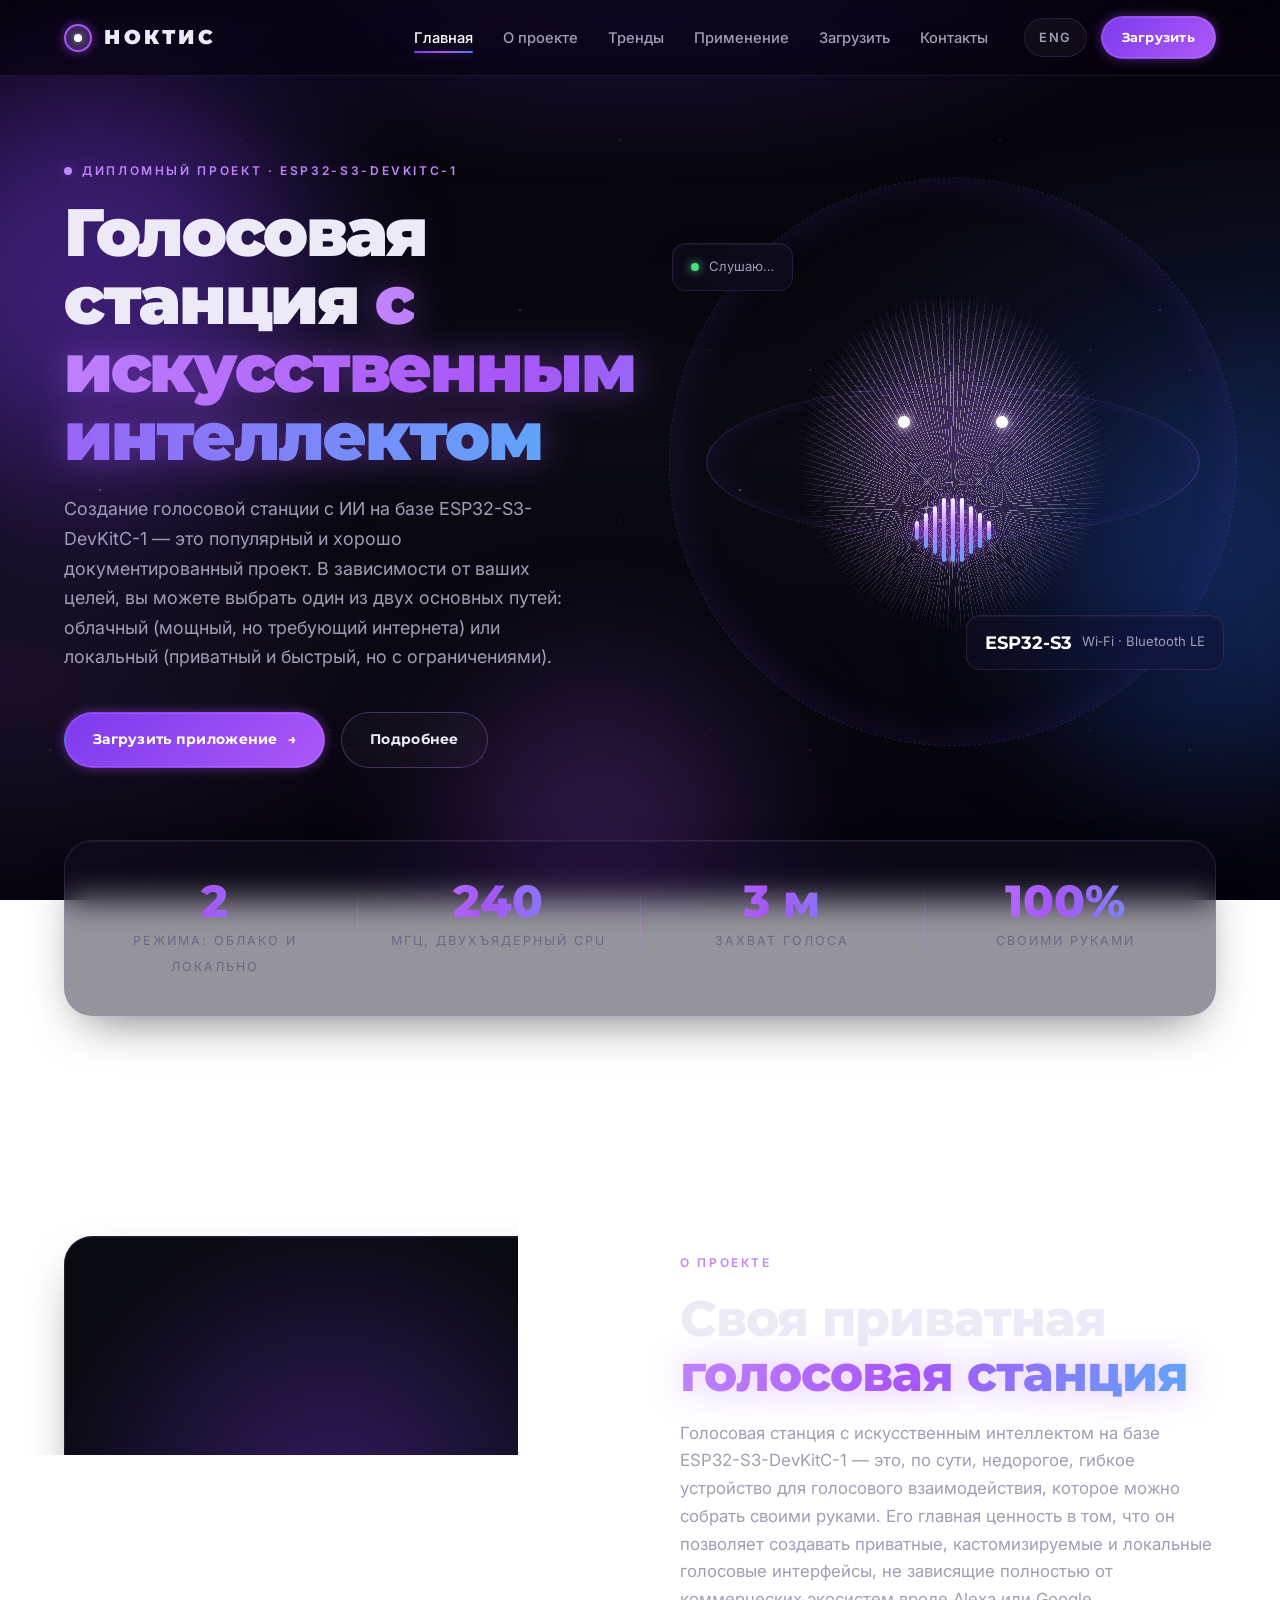
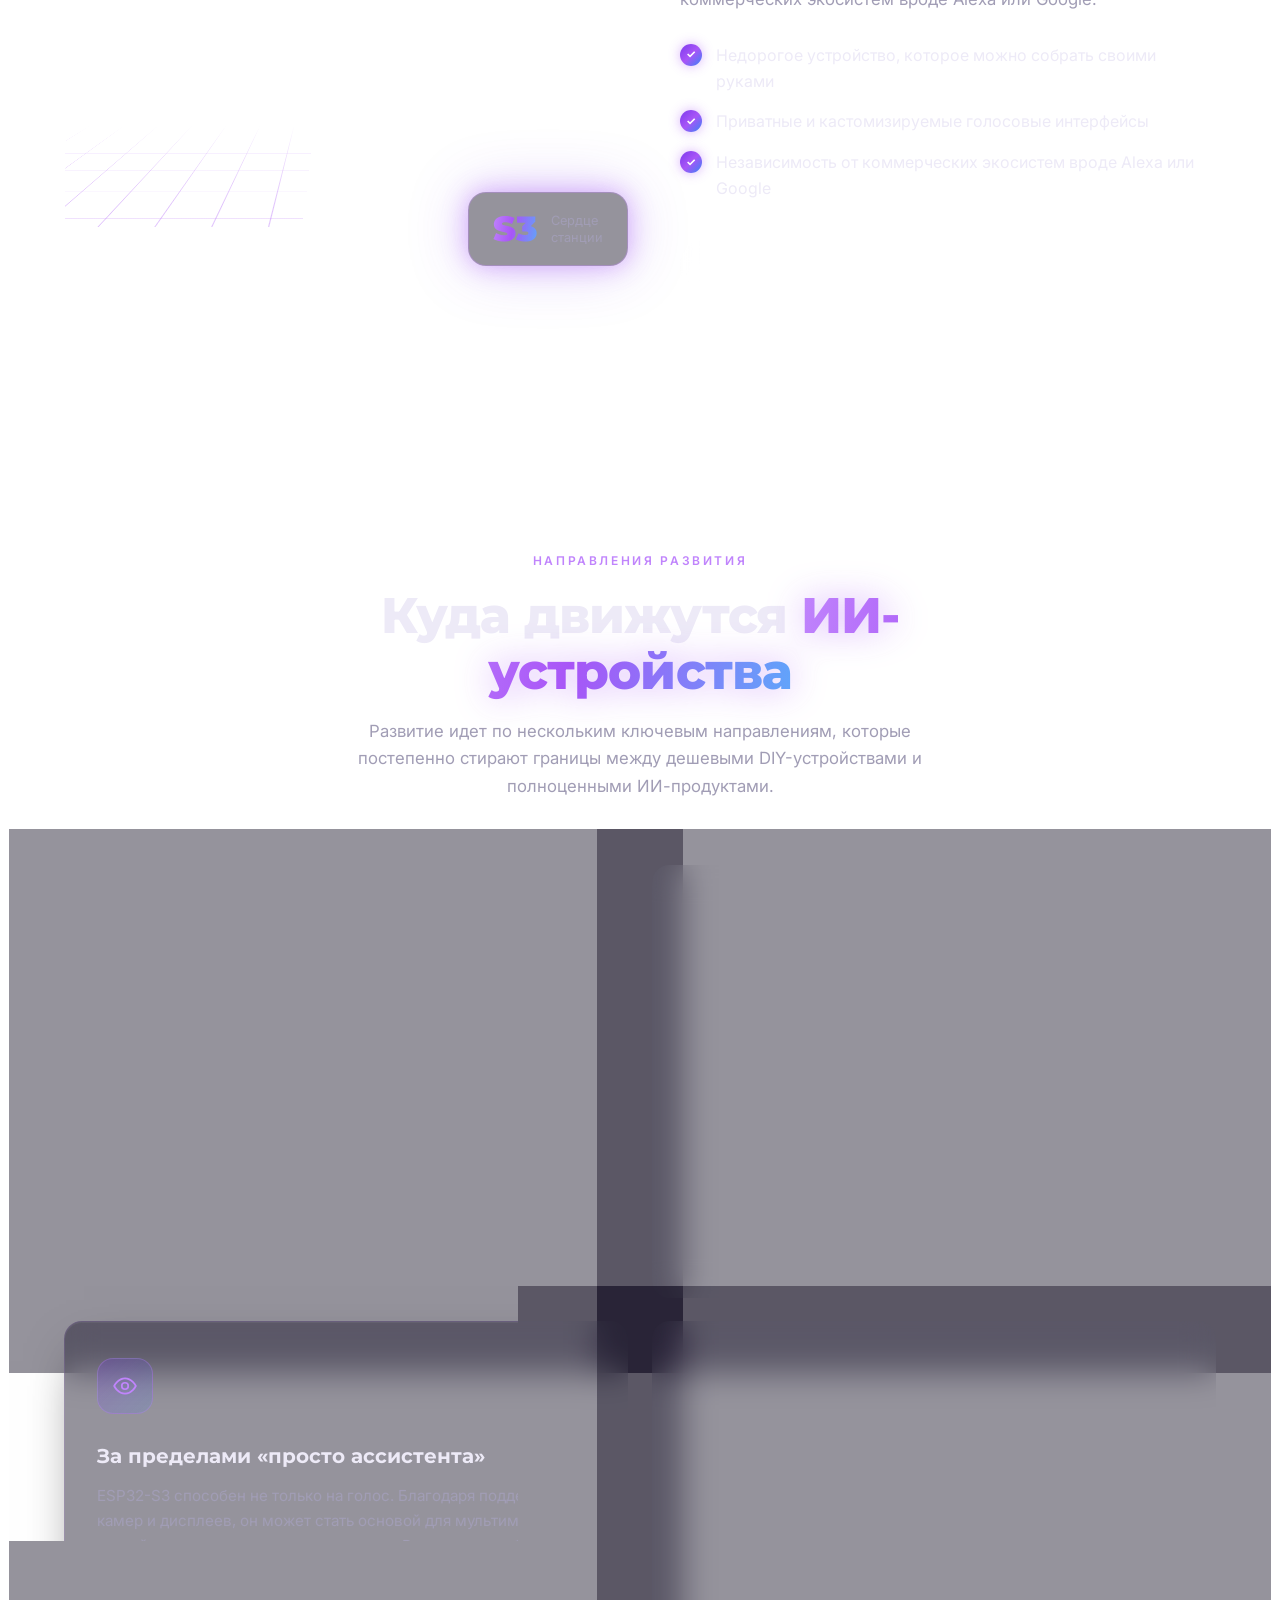
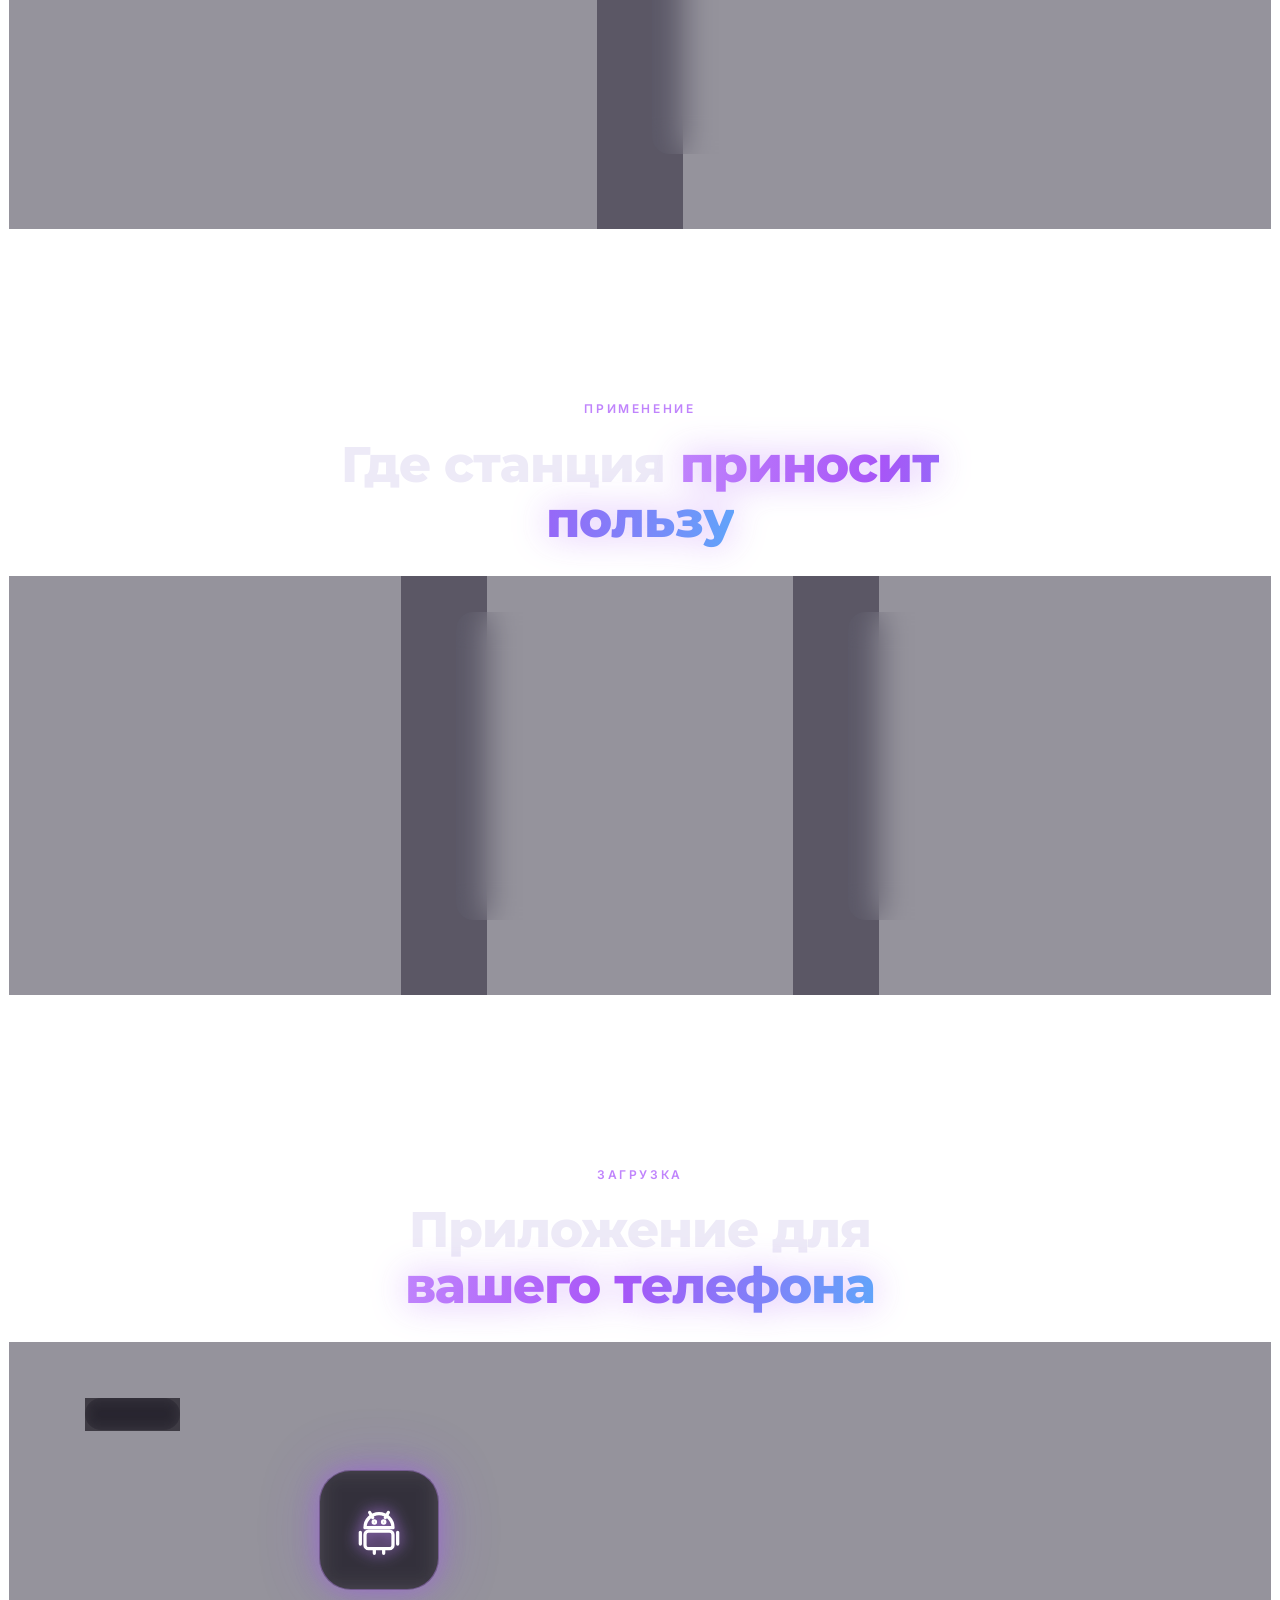
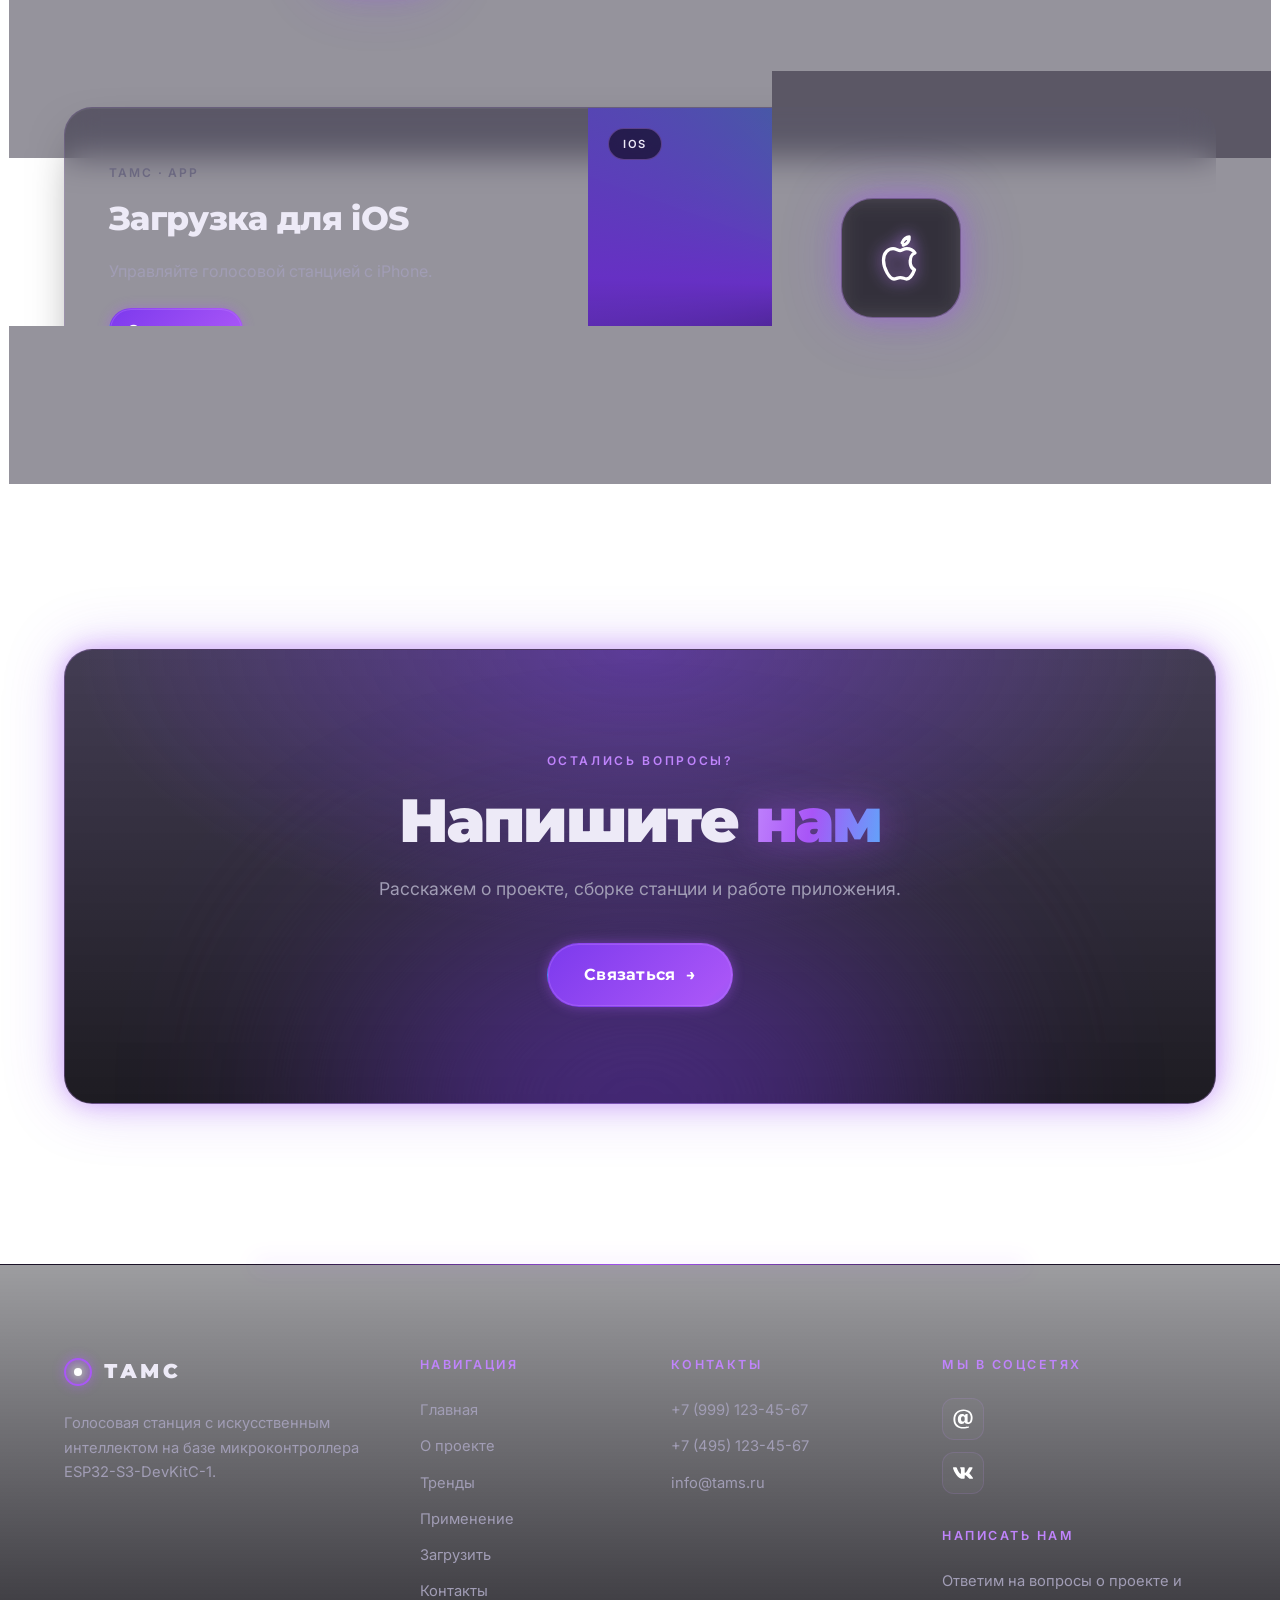
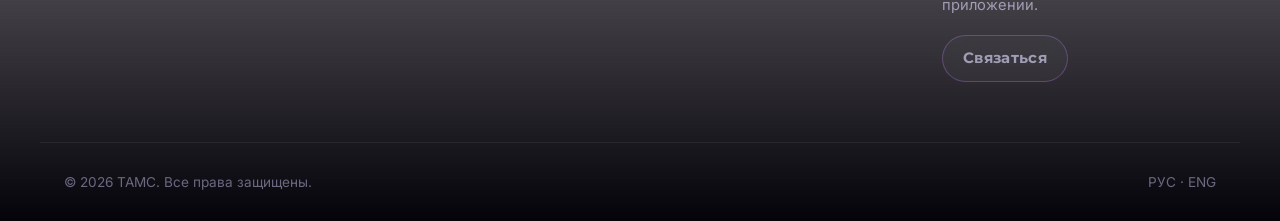
<file: index.html>
<!DOCTYPE html>
<html lang="ru">
<head>
  <meta charset="UTF-8">
  <meta name="viewport" content="width=device-width, initial-scale=1.0">
  <title>НОКТИС — Голосовая станция с ИИ на базе ESP32-S3-DevKitC-1</title>
  <meta name="description" content="Голосовая станция с искусственным интеллектом на базе микроконтроллера ESP32-S3-DevKitC-1: облачный и локальный режимы, тренды, применение и загрузка приложения.">
  <link rel="preconnect" href="https://fonts.googleapis.com">
  <link rel="preconnect" href="https://fonts.gstatic.com" crossorigin>
  <link href="https://fonts.googleapis.com/css2?family=Inter:wght@400;500;600&family=Montserrat:wght@600;700;800;900&display=swap" rel="stylesheet">
  <link rel="stylesheet" href="style.css">
</head>
<body>

  <!-- Global cosmic layers (pure CSS) -->
  <div class="cosmos" aria-hidden="true">
    <span class="stars stars--sm"></span>
    <span class="stars stars--md"></span>
    <span class="stars stars--lg"></span>
    <span class="orb orb--1"></span>
    <span class="orb orb--2"></span>
    <span class="orb orb--3"></span>
  </div>

  <!-- ========== HEADER ========== -->
  <header class="header">
    <div class="container header__inner">
      <a href="#home" class="logo" aria-label="НОКТИС">
        <span class="logo__mark" aria-hidden="true"></span>
        НОКТИС
      </a>

      <!-- CSS-only mobile menu toggle (replaces the original JS burger) -->
      <input type="checkbox" id="nav-toggle" class="nav-toggle" aria-label="Открыть меню">
      <label for="nav-toggle" class="nav-burger" aria-hidden="true"><span></span></label>

      <nav class="nav" aria-label="Primary">
        <ul class="nav__list">
          <li><a href="#home" class="nav__link is-active">Главная</a></li>
          <li><a href="#about" class="nav__link">О проекте</a></li>
          <li><a href="#trends" class="nav__link">Тренды</a></li>
          <li><a href="#uses" class="nav__link">Применение</a></li>
          <li><a href="#download" class="nav__link">Загрузить</a></li>
          <li><a href="#contact" class="nav__link">Контакты</a></li>
        </ul>
        <div class="nav__actions">
          <a href="en.html" class="lang-switch" hreflang="en">ENG</a>
          <a href="#download" class="btn btn--primary btn--sm nav__cta">Загрузить</a>
        </div>
      </nav>
    </div>
  </header>

  <main>
    <!-- ========== HERO ========== -->
    <section class="hero" id="home">
      <div class="container hero__grid">
        <div class="hero__content">
          <p class="label"><span class="label__dot"></span>Дипломный проект · ESP32-S3-DevKitC-1</p>
          <h1 class="hero__title">Голосовая станция <span class="text-glow">с искусственным интеллектом</span></h1>
          <p class="hero__sub">Создание голосовой станции с ИИ на базе ESP32-S3-DevKitC-1 — это популярный и хорошо документированный проект. В зависимости от ваших целей, вы можете выбрать один из двух основных путей: облачный (мощный, но требующий интернета) или локальный (приватный и быстрый, но с ограничениями).</p>
          <div class="hero__actions">
            <a href="#download" class="btn btn--primary">Загрузить приложение <span class="btn__arrow" aria-hidden="true">→</span></a>
            <a href="#about" class="btn btn--ghost">Подробнее</a>
          </div>
        </div>

        <!-- Hero visual: AI "entity" listening, with a CSS voice waveform -->
        <div class="hero__visual" aria-hidden="true">
          <div class="entity">
            <span class="entity__ring entity__ring--1"></span>
            <span class="entity__ring entity__ring--2"></span>
            <span class="entity__fibers"></span>
            <span class="entity__fibers entity__fibers--alt"></span>
            <span class="entity__eye entity__eye--l"></span>
            <span class="entity__eye entity__eye--r"></span>
            <span class="wave"><i></i><i></i><i></i><i></i><i></i><i></i><i></i><i></i><i></i></span>
          </div>
          <div class="glass chip chip--top"><span class="chip__dot"></span> Слушаю…</div>
          <div class="glass chip chip--bottom"><strong>ESP32-S3</strong> Wi‑Fi · Bluetooth LE</div>
        </div>
      </div>

      <div class="container">
        <ul class="stats glass">
          <li class="stats__item"><span class="stats__num">2</span><span class="stats__label">Режима: облако и локально</span></li>
          <li class="stats__item"><span class="stats__num">240</span><span class="stats__label">МГц, двухъядерный CPU</span></li>
          <li class="stats__item"><span class="stats__num">3 м</span><span class="stats__label">Захват голоса</span></li>
          <li class="stats__item"><span class="stats__num">100%</span><span class="stats__label">Своими руками</span></li>
        </ul>
      </div>
    </section>

    <!-- ========== ABOUT ========== -->
    <section class="section about" id="about">
      <div class="container about__grid">
        <div class="about__visual" aria-hidden="true">
          <div class="about__frame glass">
            <span class="about__grid-lines"></span>
            <span class="about__planet"></span>
            <span class="about__streak about__streak--1"></span>
            <span class="about__streak about__streak--2"></span>
            <span class="about__streak about__streak--3"></span>
          </div>
          <div class="about__badge glass">
            <span class="about__badge-num">S3</span>
            <span class="about__badge-text">Сердце<br>станции</span>
          </div>
        </div>

        <div class="about__content">
          <p class="label">О проекте</p>
          <h2 class="section__title">Своя приватная <span class="text-glow">голосовая станция</span></h2>
          <p class="section__text">Голосовая станция с искусственным интеллектом на базе ESP32-S3-DevKitC-1 — это, по сути, недорогое, гибкое устройство для голосового взаимодействия, которое можно собрать своими руками. Его главная ценность в том, что он позволяет создавать приватные, кастомизируемые и локальные голосовые интерфейсы, не зависящие полностью от коммерческих экосистем вроде Alexa или Google.</p>
          <ul class="checklist">
            <li>Недорогое устройство, которое можно собрать своими руками</li>
            <li>Приватные и кастомизируемые голосовые интерфейсы</li>
            <li>Независимость от коммерческих экосистем вроде Alexa или Google</li>
          </ul>
          <a href="#trends" class="btn btn--ghost">Направления развития →</a>
        </div>
      </div>
    </section>

    <!-- ========== TRENDS (services grid) ========== -->
    <section class="section services" id="trends">
      <div class="container">
        <header class="section__head">
          <p class="label">Направления развития</p>
          <h2 class="section__title">Куда движутся <span class="text-glow">ИИ-устройства</span></h2>
          <p class="section__text">Развитие идет по нескольким ключевым направлениям, которые постепенно стирают границы между дешевыми DIY-устройствами и полноценными ИИ-продуктами.</p>
        </header>
        <div class="services__grid services__grid--2">
          <article class="card glass">
            <span class="card__num">01</span>
            <div class="card__icon"><svg viewBox="0 0 24 24"><path d="M7 18h10a4 4 0 000-8 6 6 0 00-11.6 1.5A3.5 3.5 0 007 18z"/><path d="M12 13v5M9.5 15.5L12 18l2.5-2.5"/></svg></div>
            <h3 class="card__title">От облака к гибридным и локальным решениям</h3>
            <p class="card__text">Это самый значимый тренд. Первые DIY-проекты полагались на отправку аудио в облако для распознавания и генерации ответа. Сейчас акцент смещается в сторону локальной обработки. Цель — снизить задержку, зависимость от интернета и повысить приватность, обрабатывая простые команды (например, «включи свет») прямо на ESP32. Будущее за гибридными системами, которые используют мощь облачных LLM только для сложных запросов.</p>
          </article>
          <article class="card glass">
            <span class="card__num">02</span>
            <div class="card__icon"><svg viewBox="0 0 24 24"><rect x="9" y="3" width="6" height="11" rx="3"/><path d="M5 11a7 7 0 0014 0M12 18v3"/></svg></div>
            <h3 class="card__title">Качество аудио и распознавания речи</h3>
            <p class="card__text">DIY-проекты часто страдают от шума и плохого распознавания. Для решения этой проблемы появляются специализированные аппаратные решения. Например, ReSpeaker Lite использует отдельный аудиопроцессор XMOS для шумоподавления, эхоподавления и захвата голоса с расстояния до 3 метров. Интеграция таких модулей с ESP32-S3 — это прямой путь к созданию устройств, которые работают так же хорошо, как коммерческие колонки.</p>
          </article>
          <article class="card glass">
            <span class="card__num">03</span>
            <div class="card__icon"><svg viewBox="0 0 24 24"><path d="M2 12s3.5-7 10-7 10 7 10 7-3.5 7-10 7S2 12 2 12z"/><circle cx="12" cy="12" r="3"/></svg></div>
            <h3 class="card__title">За пределами «просто ассистента»</h3>
            <p class="card__text">ESP32-S3 способен не только на голос. Благодаря поддержке камер и дисплеев, он может стать основой для мультимодальных устройств, которые видят и показывают. В проекте с роботом-космонавтом использовался OLED-экран для отображения анимации в зависимости от режима работы. В будущем такие устройства смогут не только слышать, но и видеть (например, распознавать лица или жесты), и управлять физическими действиями (роботами, манипуляторами).</p>
          </article>
          <article class="card glass">
            <span class="card__num">04</span>
            <div class="card__icon"><svg viewBox="0 0 24 24"><path d="M12 2l9 5v10l-9 5-9-5V7z"/><path d="M12 22V12M21 7l-9 5-9-5"/></svg></div>
            <h3 class="card__title">Простая разработка и низкий порог входа</h3>
            <p class="card__text">Появляется все больше «коробочных» решений и платформ, которые скрывают сложность программирования. ESP Private Agents позволяет генерировать прошивку прямо из веб-интерфейса. Проекты вроде ElatoAI предоставляют готовую серверную инфраструктуру для подключения к десяткам голосовых моделей. Это означает, что в будущем создание собственного ИИ-ассистента станет таким же простым, как настройка умной лампочки.</p>
          </article>
        </div>
      </div>
    </section>

    <!-- ========== USE CASES (results cards) ========== -->
    <section class="section results" id="uses">
      <div class="container">
        <header class="section__head">
          <p class="label">Применение</p>
          <h2 class="section__title">Где станция <span class="text-glow">приносит пользу</span></h2>
        </header>
        <div class="results__grid results__grid--3">
          <article class="metric glass">
            <div class="metric__top"><span class="metric__num">01</span><div class="card__icon card__icon--sm"><svg viewBox="0 0 24 24"><path d="M3 11l9-8 9 8"/><path d="M5 10v10h14V10"/><path d="M10 20v-6h4v6"/></svg></div></div>
            <h3 class="metric__title">Умный дом без облака</h3>
            <p class="metric__text">Это одно из главных направлений. Вы можете создать голосового ассистента, который будет управлять освещением, климатом или другими устройствами.</p>
            <div class="progress"><span style="--p: 90%"></span></div>
          </article>
          <article class="metric glass">
            <div class="metric__top"><span class="metric__num">02</span><div class="card__icon card__icon--sm"><svg viewBox="0 0 24 24"><path d="M12 3v4M12 17v4M3 12h4M17 12h4M6 6l2.5 2.5M15.5 15.5L18 18M6 18l2.5-2.5M15.5 8.5L18 6"/></svg></div></div>
            <h3 class="metric__title">Кастомные ассистенты</h3>
            <p class="metric__text">Вместо того чтобы быть привязанным к одному «характеру» Alexa, вы можете запрограммировать ассистента с уникальной личностью.</p>
            <div class="progress"><span style="--p: 75%"></span></div>
          </article>
          <article class="metric glass">
            <div class="metric__top"><span class="metric__num">03</span><div class="card__icon card__icon--sm"><svg viewBox="0 0 24 24"><circle cx="12" cy="5" r="2"/><path d="M12 7v6M8 21l4-8 4 8M7 10h10"/></svg></div></div>
            <h3 class="metric__title">Устройства для доступности</h3>
            <p class="metric__text">Голосовой ассистент может помочь людям с ограниченными возможностями управлять окружением с помощью голоса.</p>
            <div class="progress"><span style="--p: 82%"></span></div>
          </article>
        </div>
      </div>
    </section>

    <!-- ========== DOWNLOAD (featured works cards) ========== -->
    <section class="section works" id="download">
      <div class="container">
        <header class="section__head">
          <p class="label">Загрузка</p>
          <h2 class="section__title">Приложение для <span class="text-glow">вашего телефона</span></h2>
        </header>
        <div class="works__list">
          <article class="work glass">
            <div class="work__media work__media--1" aria-hidden="true">
              <span class="work__tag">Android</span>
              <span class="work__icon"><svg viewBox="0 0 24 24"><path d="M6 11a6 6 0 0112 0z"/><path d="M8 4.5l1.3 2.2M16 4.5l-1.3 2.2"/><circle cx="10" cy="8.6" r=".5"/><circle cx="14" cy="8.6" r=".5"/><rect x="6" y="12.5" width="12" height="7.5" rx="1.5"/><path d="M4 13v5M20 13v5M10 20v2M14 20v2"/></svg></span>
            </div>
            <div class="work__body">
              <p class="label label--muted">ТАМС · App</p>
              <h3 class="work__title">Загрузка для Android</h3>
              <p class="work__text">Управляйте голосовой станцией со смартфона на Android.</p>
              <a href="#download" class="btn btn--primary btn--sm work__btn">Загрузить <span class="btn__arrow" aria-hidden="true">↓</span></a>
            </div>
          </article>
          <article class="work glass">
            <div class="work__media work__media--2" aria-hidden="true">
              <span class="work__tag">iOS</span>
              <span class="work__icon"><svg viewBox="0 0 24 24"><path d="M16 13c0-2.5 2-3.2 2-3.2A4.4 4.4 0 0014.5 8c-1.5 0-2 .8-2.9.8S9.9 8 8.6 8C6.5 8 4.5 9.8 4.5 13c0 3.5 2.6 8 4.5 8 1 0 1.4-.6 2.7-.6s1.6.6 2.7.6c1.4 0 2.8-2.4 3.4-4-2.3-1-1.8-4-1.8-4z"/><path d="M12.5 5.5C13 4 14.4 3 15.5 3c.2 1.5-.8 3.2-2.5 3.5"/></svg></span>
            </div>
            <div class="work__body">
              <p class="label label--muted">ТАМС · App</p>
              <h3 class="work__title">Загрузка для iOS</h3>
              <p class="work__text">Управляйте голосовой станцией с iPhone.</p>
              <a href="#download" class="btn btn--primary btn--sm work__btn">Загрузить <span class="btn__arrow" aria-hidden="true">↓</span></a>
            </div>
          </article>
        </div>
      </div>
    </section>

    <!-- ========== CTA BANNER ========== -->
    <section class="section cta">
      <div class="container">
        <div class="cta__box">
          <span class="cta__glow" aria-hidden="true"></span>
          <p class="label">Остались вопросы?</p>
          <h2 class="cta__title">Напишите <span class="text-glow">нам</span></h2>
          <p class="cta__text">Расскажем о проекте, сборке станции и работе приложения.</p>
          <a href="mailto:info@tams.ru?subject=Заявка с сайта" class="btn btn--primary btn--lg">Связаться <span class="btn__arrow" aria-hidden="true">→</span></a>
        </div>
      </div>
    </section>
  </main>

  <!-- ========== FOOTER ========== -->
  <footer class="footer" id="contact">
    <div class="container footer__grid footer__grid--4">
      <div class="footer__brand">
        <a href="#home" class="logo"><span class="logo__mark" aria-hidden="true"></span>ТАМС</a>
        <p class="footer__text">Голосовая станция с искусственным интеллектом на базе микроконтроллера ESP32-S3-DevKitC-1.</p>
      </div>

      <nav class="footer__col" aria-label="Навигация">
        <h4 class="footer__title">Навигация</h4>
        <ul>
          <li><a href="#home">Главная</a></li>
          <li><a href="#about">О проекте</a></li>
          <li><a href="#trends">Тренды</a></li>
          <li><a href="#uses">Применение</a></li>
          <li><a href="#download">Загрузить</a></li>
          <li><a href="#contact">Контакты</a></li>
        </ul>
      </nav>

      <address class="footer__col">
        <h4 class="footer__title">Контакты</h4>
        <ul>
          <li><a href="tel:+79991234567">+7 (999) 123-45-67</a></li>
          <li><a href="tel:+74951234567">+7 (495) 123-45-67</a></li>
          <li><a href="mailto:info@tams.ru">info@tams.ru</a></li>
        </ul>
      </address>

      <div class="footer__col footer__news">
        <h4 class="footer__title">Мы в соцсетях</h4>
        <ul class="socials" aria-label="Мы в соцсетях">
          <li><a href="https://mail.google.com/" target="_blank" rel="noopener" aria-label="Email"><img src="assets/img/email.svg" alt=""></a></li>
          <li><a href="https://vk.com" target="_blank" rel="noopener" aria-label="VK"><img src="assets/img/vk.svg" alt=""></a></li>
        </ul>
        <h4 class="footer__title footer__title--gap">Написать нам</h4>
        <p class="footer__text">Ответим на вопросы о проекте и приложении.</p>
        <a href="mailto:info@tams.ru?subject=Заявка с сайта" class="btn btn--ghost btn--sm">Связаться</a>
      </div>
    </div>

    <div class="container footer__bottom">
      <p>© 2026 ТАМС. Все права защищены.</p>
      <p><a href="index.html" hreflang="ru">РУС</a> · <a href="en.html" hreflang="en">ENG</a></p>
    </div>
  </footer>

<script data-pplx-inline-edit>
(function () {
  if (window === window.top) return;

  const allowedParentOrigins = ["https://www.perplexity.ai","https://perplexity.ai","https://testing.perplexity.ai","https://staging.perplexity.ai","https://*.preview.i.perplexity.ai","http://perplexity.localhost","http://localhost:1420","http://127.0.0.1:1420","http://localhost:3000","http://127.0.0.1:3000","http://localhost:5173","http://127.0.0.1:5173"];
  const MAX_FONT_BYTES = 500 * 1024;
  const MAX_TOTAL_FONT_BYTES = 2 * 1024 * 1024;
  const DEFAULT_LINE_HEIGHT = 16;
  let scrollForwarding = false;
  let scrollRaf = 0;
  let trustedTopOrigin = null;

  // Allow entries like "https://*.preview.i.perplexity.ai" — the wildcard
  // matches a single DNS label (no dots), so "https://*.foo" cannot stretch
  // across multiple labels.
  function matchesAllowedOrigin(origin) {
    if (!origin) return false;
    for (const entry of allowedParentOrigins) {
      if (!entry.includes("*")) {
        if (entry === origin) return true;
        continue;
      }
      const pattern = new RegExp(
        "^" +
          entry.replace(/[.+?^${}()|[\]\\]/g, "\\$&").replace(/\*/g, "[^.]+") +
          "$",
      );
      if (pattern.test(origin)) return true;
    }
    return false;
  }

  // Trust decision: when the sender is same-origin-visible (event.origin is a
  // real origin like https://www.perplexity.ai) we trust event.origin directly.
  // When event.origin is "null" (opaque broker srcdoc), we fall back to the
  // broker's stamped `parentOrigin` to identify the top window. The fallback
  // is claim-only — we rely on the browser's native `targetOrigin` enforcement
  // on the response path (see postToTrustedTop) to ensure replies can't be
  // delivered to anyone but the actual top window of that claimed origin.
  function getTrustedParentOrigin(event) {
    const forwardedParentOrigin =
      typeof event.data.parentOrigin === "string" ? event.data.parentOrigin : null;
    const parentOrigin = event.origin === "null" ? forwardedParentOrigin : event.origin;
    return matchesAllowedOrigin(parentOrigin) ? parentOrigin : null;
  }

  // All responses go to window.top with targetOrigin = the allowlisted origin.
  // An attacker that iframes us inside their own null-origin broker can claim
  // any parentOrigin they like, but the browser will drop the reply whenever
  // the real top's origin doesn't match — so the screenshot never leaves.
  function postToTrustedTop(message) {
    if (!trustedTopOrigin) return;
    try {
      window.top.postMessage(message, trustedTopOrigin);
    } catch (_error) {}
  }

  const PICK_CAPABILITIES = ["pick"];
  const PICK_CHAIN_LENGTH = 4;
  const PICK_MAX_TEXT_CHARS = 120;
  const PICK_MAX_HTML_CHARS = 300;

  function truncate(value, maxChars) {
    return value.length > maxChars ? value.slice(0, maxChars - 1) + "…" : value;
  }

  function isPickableElement(element) {
    return (
      element instanceof Element &&
      element !== document.documentElement &&
      element !== document.body
    );
  }

  function resolvePickTarget(x, y) {
    if (!Number.isFinite(x) || !Number.isFinite(y)) return null;
    const element = document.elementFromPoint(x, y);
    return isPickableElement(element) ? element.closest("svg") || element : null;
  }

  function pickLabel(element) {
    if (element.id) return element.localName + "#" + element.id;
    return [element.localName].concat(Array.from(element.classList).slice(0, 2)).join(".");
  }

  // Only attributes that help find the element in source. data-* values and URL
  // query strings or fragments can carry tokens.
  const PICK_ATTRIBUTES = new Set([
    "id",
    "class",
    "name",
    "type",
    "role",
    "alt",
    "aria-label",
    "href",
    "src",
  ]);

  function pickAttributeValue(attribute) {
    return attribute.name === "href" || attribute.name === "src"
      ? attribute.value.split(/[?#]/)[0]
      : attribute.value;
  }

  function describePickElement(element) {
    const chain = [];
    for (
      let current = element;
      isPickableElement(current) && chain.length < PICK_CHAIN_LENGTH;
      current = current.parentElement
    ) {
      chain.unshift(current);
    }
    const attributes = Array.from(element.attributes)
      .filter((attribute) => PICK_ATTRIBUTES.has(attribute.name))
      .map((attribute) => ` ${attribute.name}="${pickAttributeValue(attribute).replace(/"/g, "&quot;")}"`)
      .join("");
    const text = (element.innerText || element.textContent || "").replace(/\s+/g, " ").trim();
    return {
      chain: chain.map(pickLabel),
      html: truncate(`<${element.localName}${attributes}>`, PICK_MAX_HTML_CHARS),
      text: text ? truncate(text, PICK_MAX_TEXT_CHARS) : undefined,
    };
  }

  // Hover asks once per frame, and innerText on a large section forces layout,
  // so only the rect is re-read while the pointer stays on the same element.
  // Clicks ask for fresh details since the page may have changed the element.
  let lastPick = null;

  function describePickTarget(element, fresh) {
    if (fresh || lastPick?.element !== element) {
      lastPick = { element, details: describePickElement(element) };
    }
    const rect = element.getBoundingClientRect();
    return {
      rect: { x: rect.left, y: rect.top, width: rect.width, height: rect.height },
      ...lastPick.details,
    };
  }

  function inlineAll(original, clone) {
    if (original.nodeType !== 1 || clone.nodeType !== 1) return;

    try {
      const computedStyle = getComputedStyle(original);
      // cssText on a computed style is the serialized declaration in modern
      // Chromium/Safari — a single read beats enumerating ~400 longhand
      // properties. Firefox returns "" here, so we fall back on empty.
      const serialized = computedStyle.cssText;
      if (serialized) {
        clone.style.cssText = serialized;
      } else {
        const parts = new Array(computedStyle.length);
        for (let index = 0; index < computedStyle.length; index += 1) {
          const property = computedStyle[index];
          parts[index] = `${property}:${computedStyle.getPropertyValue(property)};`;
        }
        clone.style.cssText = parts.join("");
      }
    } catch (_error) {}

    const originalChildren = original.children;
    const clonedChildren = clone.children;
    for (
      let index = 0;
      index < originalChildren.length && index < clonedChildren.length;
      index += 1
    ) {
      inlineAll(originalChildren[index], clonedChildren[index]);
    }
  }

  function extractFontUrl(srcValue) {
    const matches = [
      ...srcValue.matchAll(
        /url\(["']?([^"')]+)["']?\)(?:\s*format\(["']?([^"')]+)["']?\))?/gi,
      ),
    ];
    if (matches.length === 0) return null;
    const woff2 = matches.find((m) => m[2] && m[2].toLowerCase().includes("woff2"));
    if (woff2) return woff2[1];
    const woff = matches.find((m) => m[2] && m[2].toLowerCase().includes("woff"));
    if (woff) return woff[1];
    return matches[0][1];
  }

  // Cache resolved font URL -> data URI across captures. Fonts on a page
  // essentially never change, and a batch run emits multiple captures back to
  // back — without this we'd refetch + re-base64 every time.
  const fontDataUriCache = new Map();
  const SRC_DECLARATION_RE = /src\s*:\s*[^;}]+/i;

  async function fetchAsDataUri(url) {
    if (fontDataUriCache.has(url)) return fontDataUriCache.get(url);
    let dataUri = null;
    try {
      const response = await fetch(url, { mode: "cors", credentials: "omit" });
      if (response.ok) {
        const blob = await response.blob();
        if (blob.size <= MAX_FONT_BYTES) {
          dataUri = await new Promise((resolve) => {
            const reader = new FileReader();
            reader.onloadend = () =>
              resolve(typeof reader.result === "string" ? reader.result : null);
            reader.onerror = () => resolve(null);
            reader.readAsDataURL(blob);
          });
        }
      }
    } catch (_error) {
      dataUri = null;
    }
    fontDataUriCache.set(url, dataUri);
    return dataUri;
  }

  function collectFontFaceRuleTexts() {
    const rules = [];
    for (const sheet of document.styleSheets) {
      let cssRules;
      try {
        cssRules = sheet.cssRules;
      } catch (_error) {
        continue;
      }
      if (!cssRules) continue;
      for (const rule of cssRules) {
        const cssText = rule.cssText || "";
        if (cssText.startsWith("@font-face")) rules.push(cssText);
      }
    }
    return rules;
  }

  async function buildInlinedFontCss() {
    const ruleTexts = collectFontFaceRuleTexts();
    if (ruleTexts.length === 0) return null;

    const resolved = ruleTexts.map((cssText) => {
      if (!SRC_DECLARATION_RE.test(cssText)) return null;
      const srcMatch = cssText.match(/src\s*:\s*([^;}]+)[;}]/i);
      if (!srcMatch) return null;
      const url = extractFontUrl(srcMatch[1]);
      if (!url) return null;
      try {
        return { cssText, url: new URL(url, document.baseURI).href };
      } catch (_error) {
        return null;
      }
    });

    const dataUris = await Promise.all(
      resolved.map((entry) => (entry ? fetchAsDataUri(entry.url) : Promise.resolve(null))),
    );

    const inlined = [];
    let totalBytes = 0;
    for (let index = 0; index < resolved.length; index += 1) {
      const entry = resolved[index];
      const dataUri = dataUris[index];
      if (!entry || !dataUri) continue;
      const approxBytes = dataUri.length * 0.75;
      if (totalBytes + approxBytes > MAX_TOTAL_FONT_BYTES) break;
      totalBytes += approxBytes;
      inlined.push(entry.cssText.replace(SRC_DECLARATION_RE, `src: url("${dataUri}")`));
    }
    return inlined.length > 0 ? inlined.join("\n") : null;
  }

  function stripExternal(clone) {
    const images = clone.querySelectorAll("img");
    for (let index = 0; index < images.length; index += 1) {
      const src = images[index].getAttribute("src");
      if (src && !src.startsWith("data:")) images[index].removeAttribute("src");
    }

    const elements = clone.querySelectorAll("*");
    for (let index = 0; index < elements.length; index += 1) {
      const style = elements[index].style.cssText;
      if (style && style.includes("url(")) {
        elements[index].style.cssText = style.replace(
          /url\(["']?(?!data:)[^)"']*["']?\)/gi,
          "none",
        );
      }
    }
  }

  function emitScroll() {
    scrollRaf = 0;
    if (!scrollForwarding) return;
    postToTrustedTop({
      type: "INLINE_EDIT_SCROLL",
      scrollX: window.scrollX,
      scrollY: window.scrollY,
      capabilities: PICK_CAPABILITIES,
    });
  }

  window.addEventListener(
    "scroll",
    function () {
      if (!scrollForwarding || scrollRaf) return;
      scrollRaf = requestAnimationFrame(emitScroll);
    },
    { passive: true, capture: true },
  );

  async function handleCaptureRequest(event) {
    const requestId = event.data.requestId;
    const scrollX = window.scrollX;
    const scrollY = window.scrollY;
    const width = window.innerWidth;
    const height = window.innerHeight;

    function postResult(dataUrl) {
      postToTrustedTop({
        type: "INLINE_EDIT_SCREENSHOT_RESULT",
        requestId,
        dataUrl,
        scrollX,
        scrollY,
      });
    }

    try {
      // Wait for any pending web fonts to resolve so both inline metrics and
      // the @font-face inlining below see the same loaded faces.
      if (document.fonts && document.fonts.ready) {
        try {
          await document.fonts.ready;
        } catch (_error) {}
      }

      const clone = document.documentElement.cloneNode(true);
      inlineAll(document.documentElement, clone);

      const removedNodes = clone.querySelectorAll("script,link[rel=\"stylesheet\"],style");
      for (let index = 0; index < removedNodes.length; index += 1) {
        removedNodes[index].remove();
      }

      stripExternal(clone);

      // Re-embed web fonts as data-URI @font-face rules so the SVG rasterizer
      // can resolve them — external font URLs aren't fetched during
      // foreignObject rendering, which would otherwise force a fallback face
      // and change text metrics.
      const inlinedFontCss = await buildInlinedFontCss();
      if (inlinedFontCss) {
        const styleEl = document.createElement("style");
        styleEl.textContent = inlinedFontCss;
        const head = clone.querySelector("head");
        if (head) head.appendChild(styleEl);
        else clone.insertBefore(styleEl, clone.firstChild);
      }

      const html = new XMLSerializer().serializeToString(clone);
      const svg =
        `<svg xmlns="http://www.w3.org/2000/svg" width="${width}" height="${height}">` +
        '<foreignObject width="100%" height="100%">' +
        `<div xmlns="http://www.w3.org/1999/xhtml" style="width:${width}px;height:${height}px;overflow:hidden">` +
        `<div style="position:relative;left:-${scrollX}px;top:-${scrollY}px">` +
        html +
        "</div></div></foreignObject></svg>";
      const svgUrl = `data:image/svg+xml;charset=utf-8,${encodeURIComponent(svg)}`;
      const image = new Image();
      image.onload = function () {
        const canvas = document.createElement("canvas");
        canvas.width = width;
        canvas.height = height;
        canvas.getContext("2d").drawImage(image, 0, 0);
        postResult(canvas.toDataURL("image/png"));
      };
      image.onerror = function () {
        postResult(null);
      };
      image.src = svgUrl;
    } catch (_error) {
      postResult(null);
    }
  }

  window.addEventListener("message", function (event) {
    if (!event.data) return;
    // Only accept messages from the direct parent frame. Blocks sibling /
    // unrelated-window postMessage senders that could otherwise reach us.
    if (event.source !== window.parent) return;

    const trustedParentOrigin = getTrustedParentOrigin(event);
    if (!trustedParentOrigin) return;
    trustedTopOrigin = trustedParentOrigin;

    if (event.data.type === "INLINE_EDIT_PICK") {
      const element = resolvePickTarget(event.data.x, event.data.y);
      postToTrustedTop({
        type: "INLINE_EDIT_PICK_RESULT",
        seq: event.data.seq,
        target: element ? describePickTarget(element, event.data.fresh === true) : null,
      });
      return;
    }

    if (event.data.type === "INLINE_EDIT_SCROLL_START") {
      scrollForwarding = true;
      emitScroll();
      return;
    }

    if (event.data.type === "INLINE_EDIT_SCROLL_STOP") {
      scrollForwarding = false;
      if (scrollRaf) cancelAnimationFrame(scrollRaf);
      scrollRaf = 0;
      return;
    }

    if (event.data.type === "INLINE_EDIT_SCROLL_BY") {
      const { deltaX, deltaY, deltaMode } = event.data;
      if (!scrollForwarding || !Number.isFinite(deltaX) || !Number.isFinite(deltaY)) return;
      if (deltaMode !== 0 && deltaMode !== 1 && deltaMode !== 2) return;
      const lineHeight =
        parseFloat(getComputedStyle(document.documentElement).lineHeight) || DEFAULT_LINE_HEIGHT;
      const scaleX = deltaMode === 1 ? lineHeight : deltaMode === 2 ? window.innerWidth : 1;
      const scaleY = deltaMode === 1 ? lineHeight : deltaMode === 2 ? window.innerHeight : 1;
      // The selection overlay receives the wheel event instead of this iframe.
      // Instant scrolling preserves trackpad deltas even on smooth-scroll sites.
      window.scrollBy({ left: deltaX * scaleX, top: deltaY * scaleY, behavior: "instant" });
      emitScroll();
      return;
    }

    if (event.data.type !== "INLINE_EDIT_CAPTURE_REQUEST") return;

    handleCaptureRequest(event);
  });
})();


</script></body>
</html>
</file>
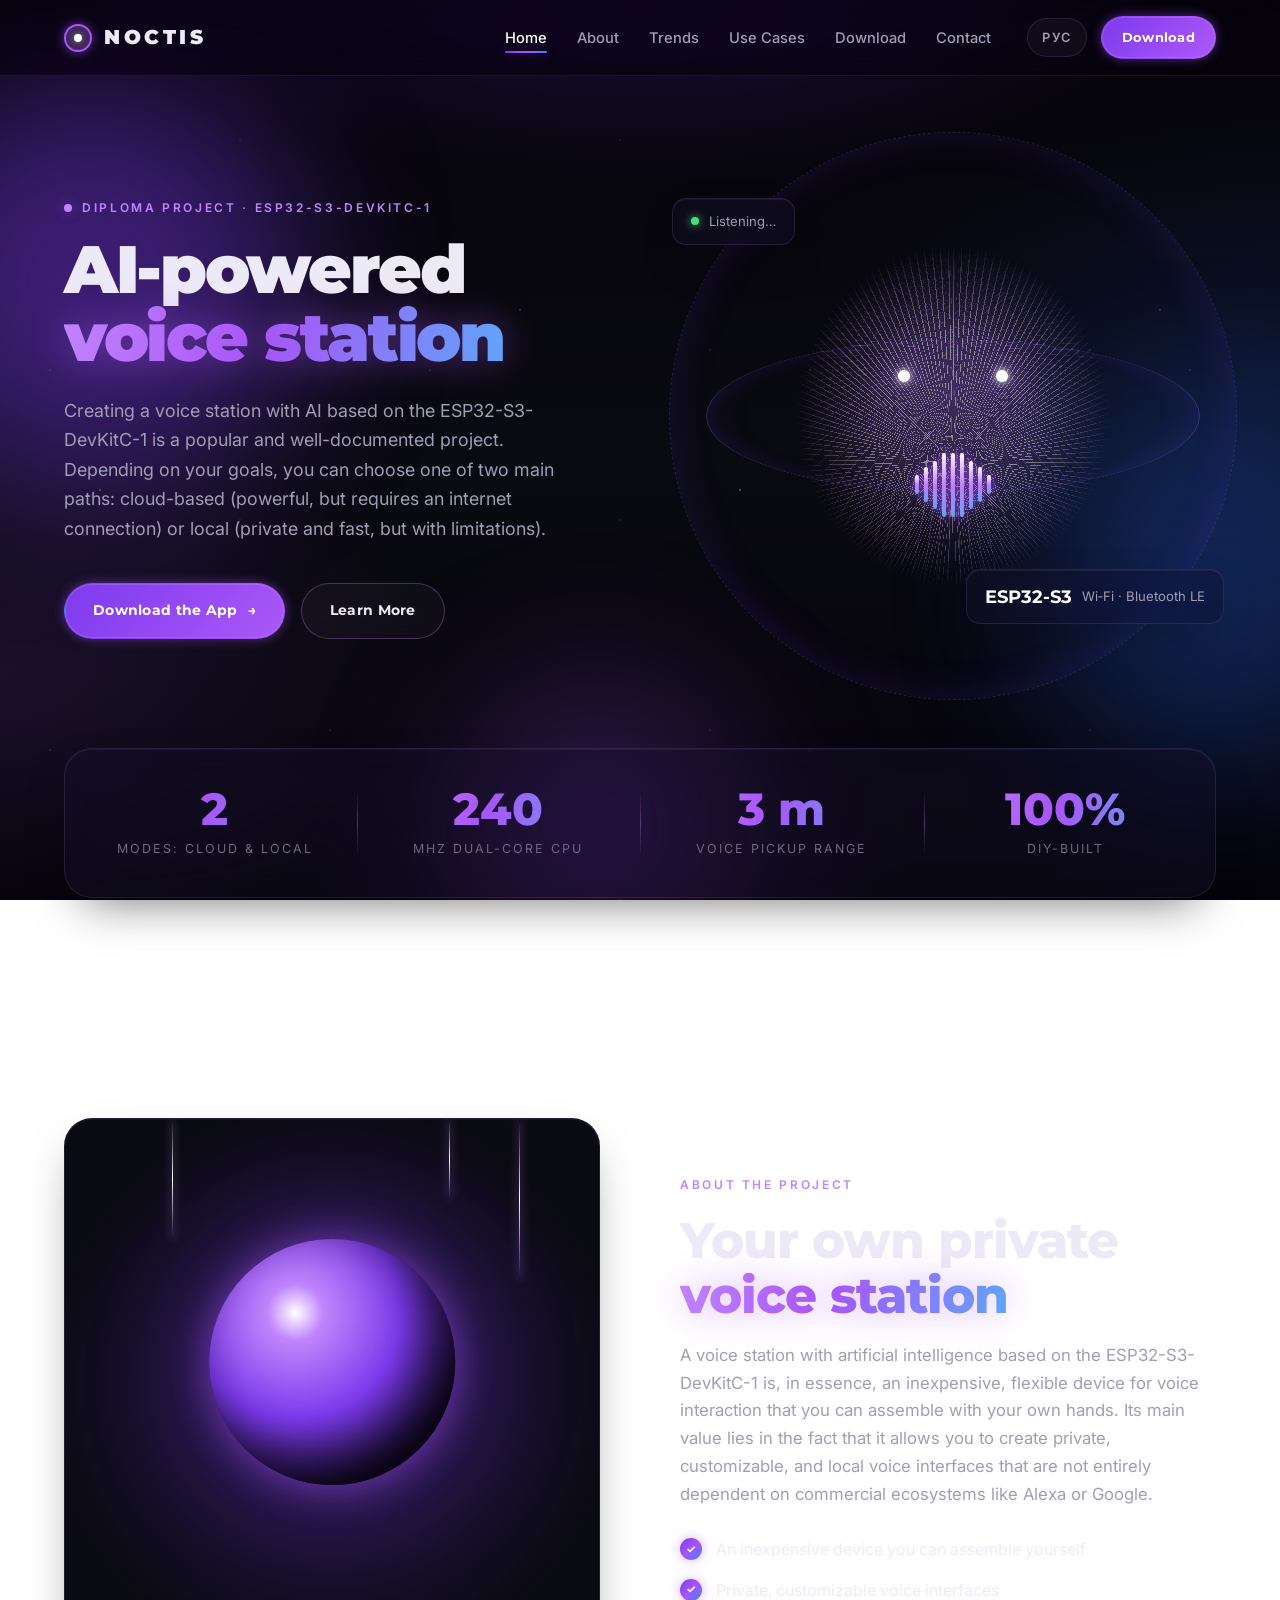
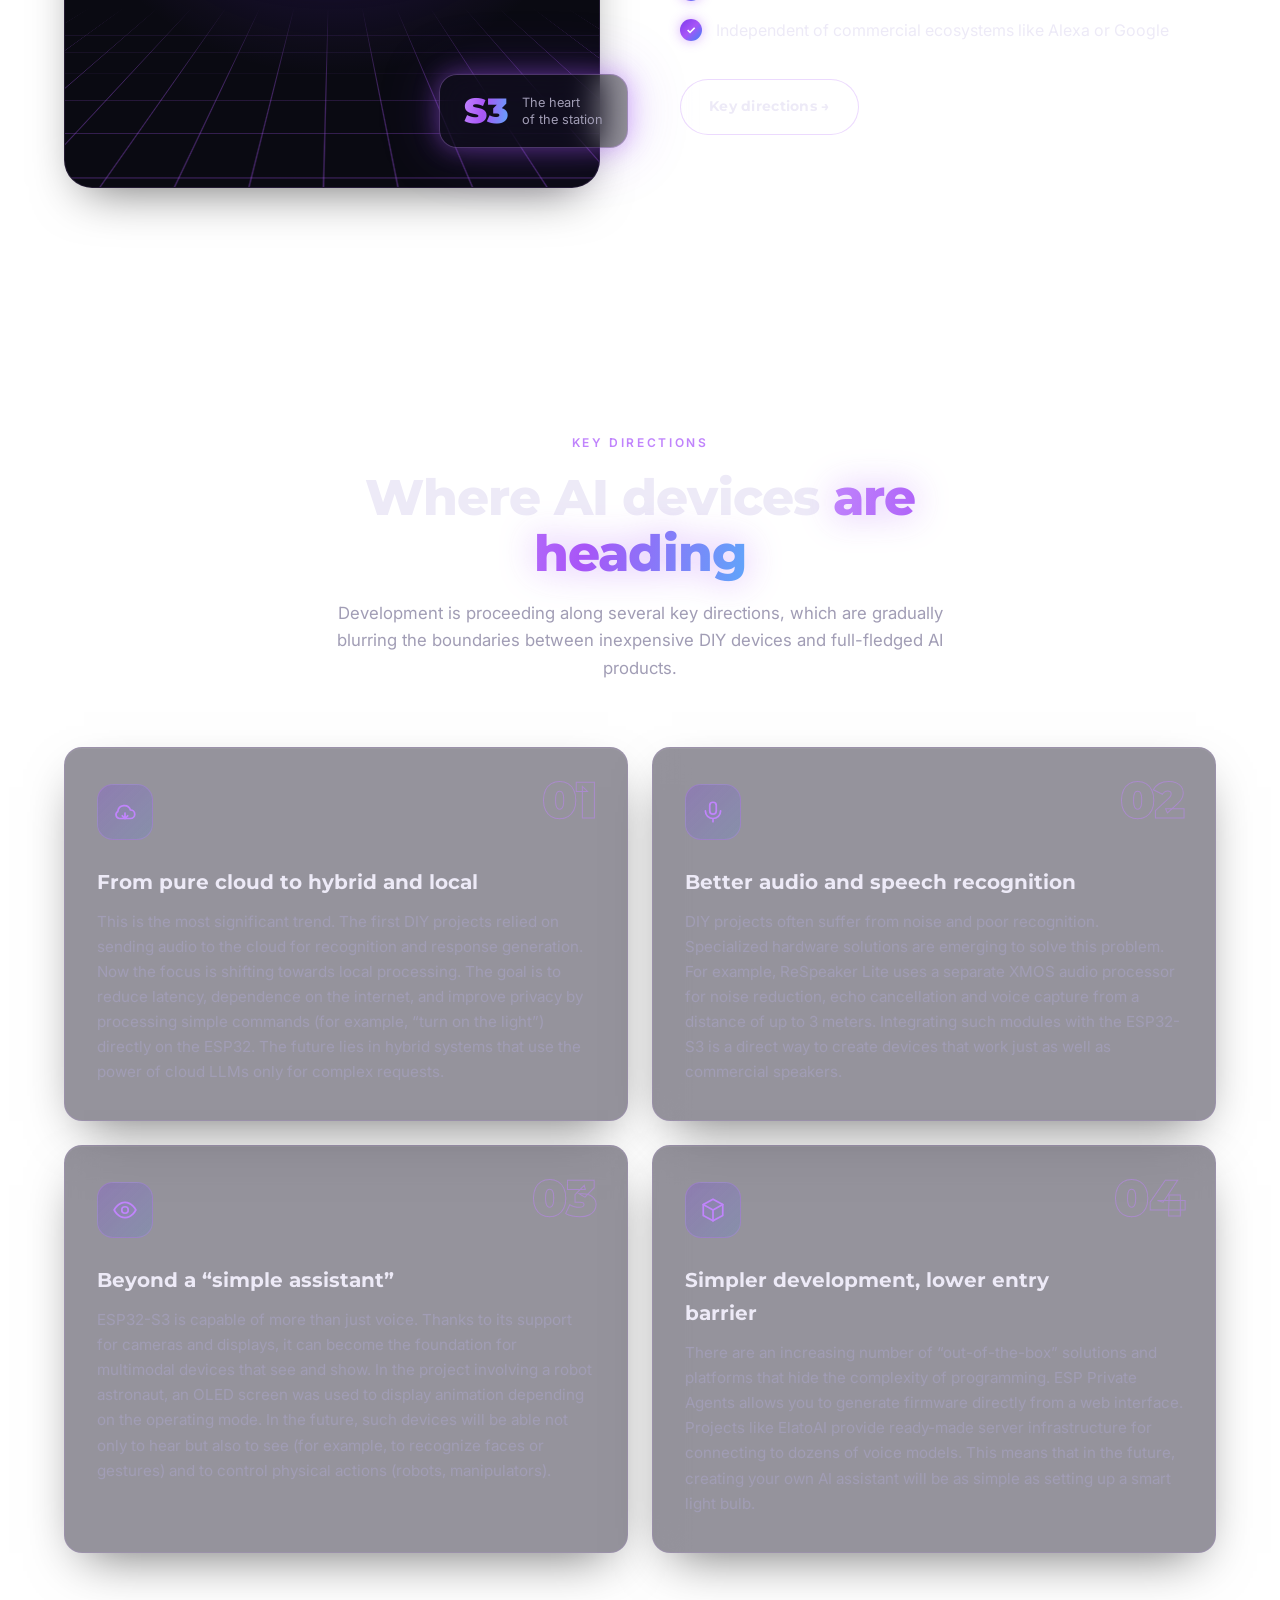
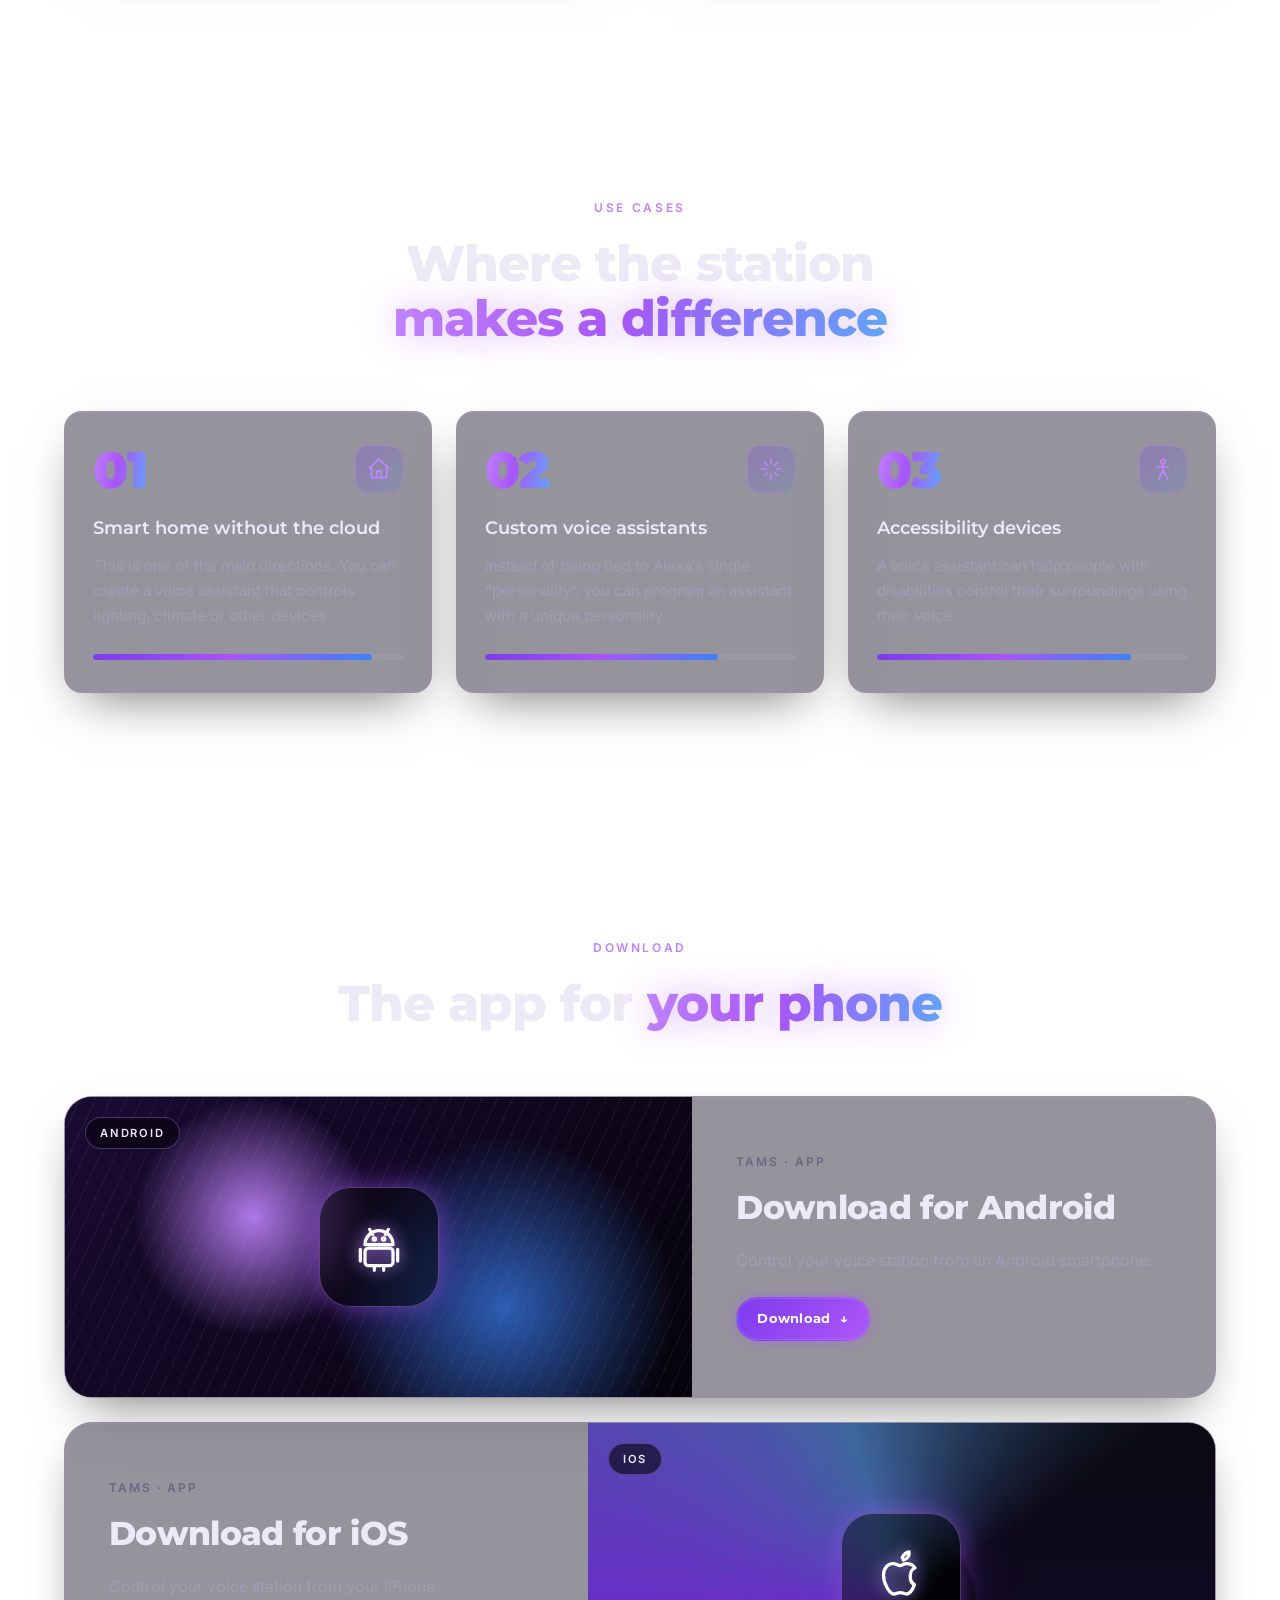
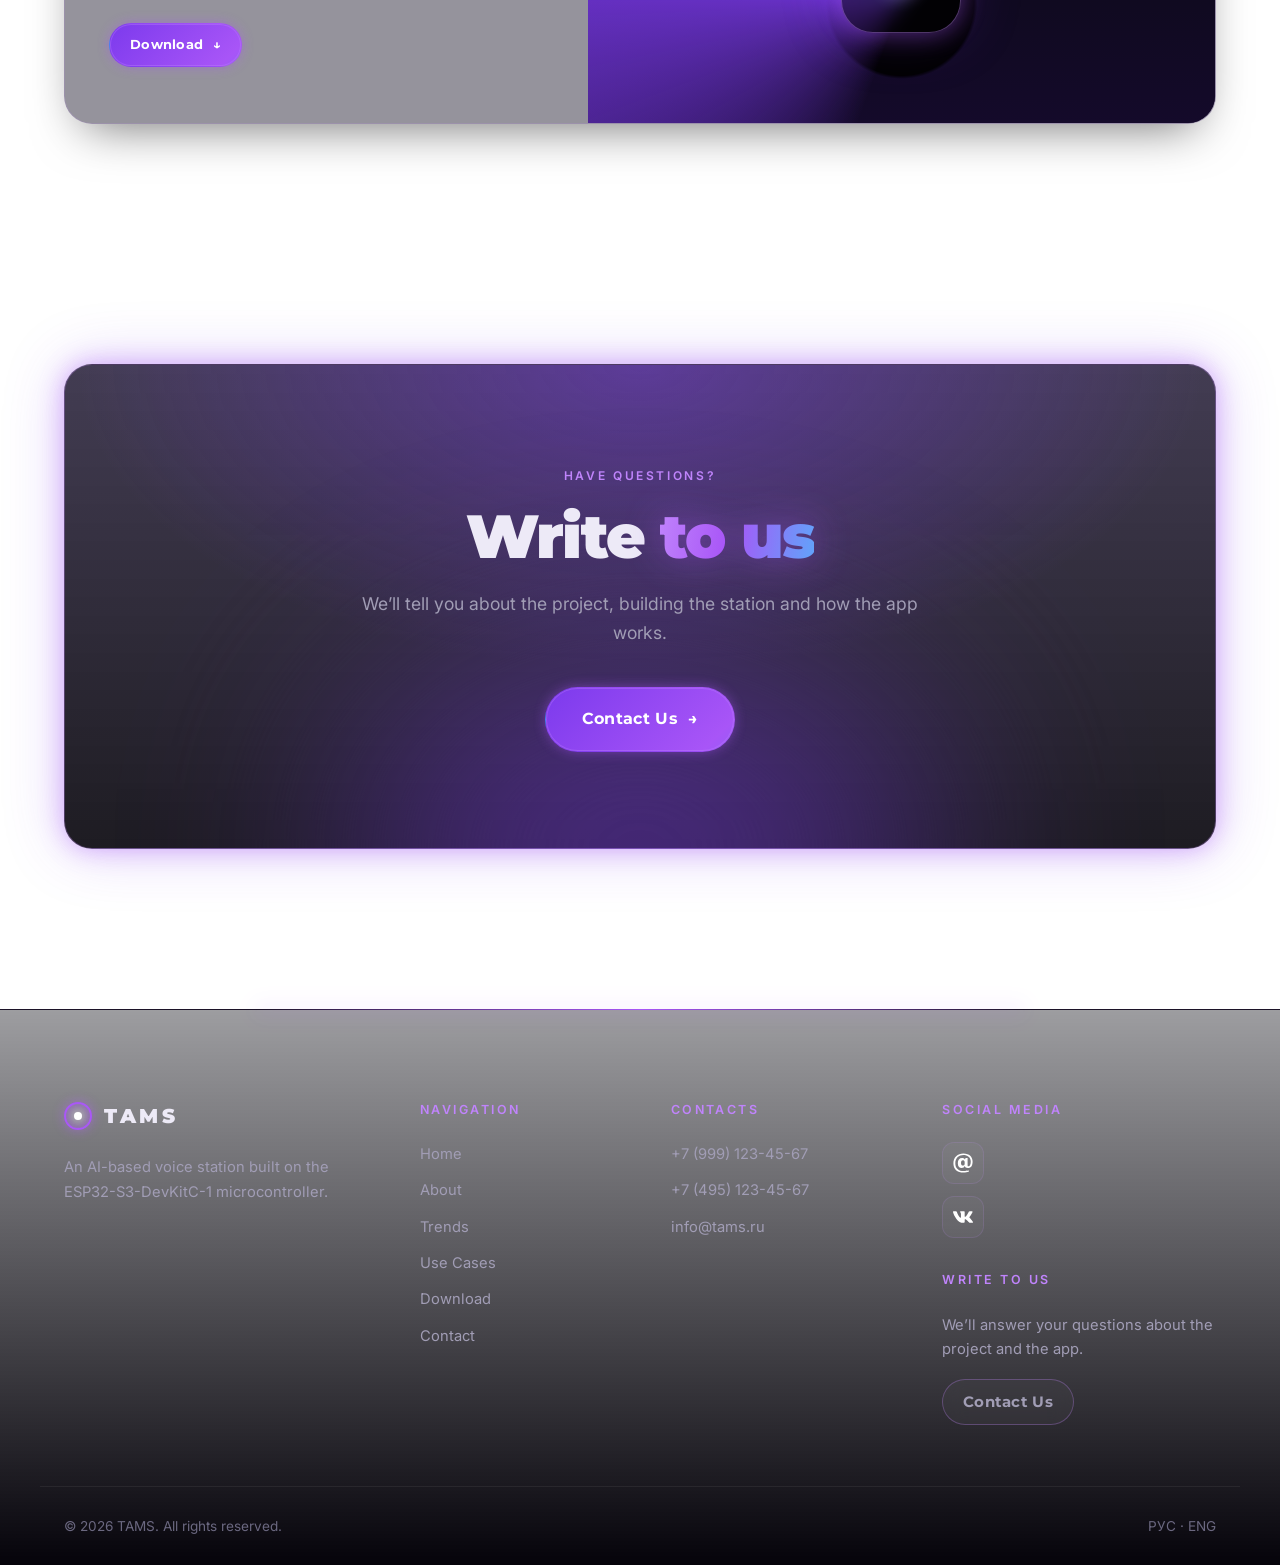
<file: en.html>
<!DOCTYPE html>
<html lang="en">
<head>
  <meta charset="UTF-8">
  <meta name="viewport" content="width=device-width, initial-scale=1.0">
  <title>NOCTIS — AI Voice Station based on ESP32-S3-DevKitC-1</title>
  <meta name="description" content="An AI-based voice station built on the ESP32-S3-DevKitC-1 microcontroller: cloud and local modes, trends, use cases and app download.">
  <link rel="preconnect" href="https://fonts.googleapis.com">
  <link rel="preconnect" href="https://fonts.gstatic.com" crossorigin>
  <link href="https://fonts.googleapis.com/css2?family=Inter:wght@400;500;600&family=Montserrat:wght@600;700;800;900&display=swap" rel="stylesheet">
  <link rel="stylesheet" href="style.css">
</head>
<body>

  <!-- Global cosmic layers (pure CSS) -->
  <div class="cosmos" aria-hidden="true">
    <span class="stars stars--sm"></span>
    <span class="stars stars--md"></span>
    <span class="stars stars--lg"></span>
    <span class="orb orb--1"></span>
    <span class="orb orb--2"></span>
    <span class="orb orb--3"></span>
  </div>

  <!-- ========== HEADER ========== -->
  <header class="header">
    <div class="container header__inner">
      <a href="#home" class="logo" aria-label="NOCTIS">
        <span class="logo__mark" aria-hidden="true"></span>
        NOCTIS
      </a>

      <!-- CSS-only mobile menu toggle (replaces the original JS burger) -->
      <input type="checkbox" id="nav-toggle" class="nav-toggle" aria-label="Open menu">
      <label for="nav-toggle" class="nav-burger" aria-hidden="true"><span></span></label>

      <nav class="nav" aria-label="Primary">
        <ul class="nav__list">
          <li><a href="#home" class="nav__link is-active">Home</a></li>
          <li><a href="#about" class="nav__link">About</a></li>
          <li><a href="#trends" class="nav__link">Trends</a></li>
          <li><a href="#uses" class="nav__link">Use Cases</a></li>
          <li><a href="#download" class="nav__link">Download</a></li>
          <li><a href="#contact" class="nav__link">Contact</a></li>
        </ul>
        <div class="nav__actions">
          <a href="index.html" class="lang-switch" hreflang="ru">РУС</a>
          <a href="#download" class="btn btn--primary btn--sm nav__cta">Download</a>
        </div>
      </nav>
    </div>
  </header>

  <main>
    <!-- ========== HERO ========== -->
    <section class="hero" id="home">
      <div class="container hero__grid">
        <div class="hero__content">
          <p class="label"><span class="label__dot"></span>Diploma project · ESP32-S3-DevKitC-1</p>
          <h1 class="hero__title">AI-powered <span class="text-glow">voice station</span></h1>
          <p class="hero__sub">Creating a voice station with AI based on the ESP32-S3-DevKitC-1 is a popular and well-documented project. Depending on your goals, you can choose one of two main paths: cloud-based (powerful, but requires an internet connection) or local (private and fast, but with limitations).</p>
          <div class="hero__actions">
            <a href="#download" class="btn btn--primary">Download the App <span class="btn__arrow" aria-hidden="true">→</span></a>
            <a href="#about" class="btn btn--ghost">Learn More</a>
          </div>
        </div>

        <!-- Hero visual: AI "entity" listening, with a CSS voice waveform -->
        <div class="hero__visual" aria-hidden="true">
          <div class="entity">
            <span class="entity__ring entity__ring--1"></span>
            <span class="entity__ring entity__ring--2"></span>
            <span class="entity__fibers"></span>
            <span class="entity__fibers entity__fibers--alt"></span>
            <span class="entity__eye entity__eye--l"></span>
            <span class="entity__eye entity__eye--r"></span>
            <span class="wave"><i></i><i></i><i></i><i></i><i></i><i></i><i></i><i></i><i></i></span>
          </div>
          <div class="glass chip chip--top"><span class="chip__dot"></span> Listening…</div>
          <div class="glass chip chip--bottom"><strong>ESP32-S3</strong> Wi‑Fi · Bluetooth LE</div>
        </div>
      </div>

      <div class="container">
        <ul class="stats glass">
          <li class="stats__item"><span class="stats__num">2</span><span class="stats__label">Modes: cloud & local</span></li>
          <li class="stats__item"><span class="stats__num">240</span><span class="stats__label">MHz dual-core CPU</span></li>
          <li class="stats__item"><span class="stats__num">3 m</span><span class="stats__label">Voice pickup range</span></li>
          <li class="stats__item"><span class="stats__num">100%</span><span class="stats__label">DIY-built</span></li>
        </ul>
      </div>
    </section>

    <!-- ========== ABOUT ========== -->
    <section class="section about" id="about">
      <div class="container about__grid">
        <div class="about__visual" aria-hidden="true">
          <div class="about__frame glass">
            <span class="about__grid-lines"></span>
            <span class="about__planet"></span>
            <span class="about__streak about__streak--1"></span>
            <span class="about__streak about__streak--2"></span>
            <span class="about__streak about__streak--3"></span>
          </div>
          <div class="about__badge glass">
            <span class="about__badge-num">S3</span>
            <span class="about__badge-text">The heart<br>of the station</span>
          </div>
        </div>

        <div class="about__content">
          <p class="label">About the project</p>
          <h2 class="section__title">Your own private <span class="text-glow">voice station</span></h2>
          <p class="section__text">A voice station with artificial intelligence based on the ESP32-S3-DevKitC-1 is, in essence, an inexpensive, flexible device for voice interaction that you can assemble with your own hands. Its main value lies in the fact that it allows you to create private, customizable, and local voice interfaces that are not entirely dependent on commercial ecosystems like Alexa or Google.</p>
          <ul class="checklist">
            <li>An inexpensive device you can assemble yourself</li>
            <li>Private, customizable voice interfaces</li>
            <li>Independent of commercial ecosystems like Alexa or Google</li>
          </ul>
          <a href="#trends" class="btn btn--ghost">Key directions →</a>
        </div>
      </div>
    </section>

    <!-- ========== TRENDS (services grid) ========== -->
    <section class="section services" id="trends">
      <div class="container">
        <header class="section__head">
          <p class="label">Key directions</p>
          <h2 class="section__title">Where AI devices <span class="text-glow">are heading</span></h2>
          <p class="section__text">Development is proceeding along several key directions, which are gradually blurring the boundaries between inexpensive DIY devices and full-fledged AI products.</p>
        </header>
        <div class="services__grid services__grid--2">
          <article class="card glass">
            <span class="card__num">01</span>
            <div class="card__icon"><svg viewBox="0 0 24 24"><path d="M7 18h10a4 4 0 000-8 6 6 0 00-11.6 1.5A3.5 3.5 0 007 18z"/><path d="M12 13v5M9.5 15.5L12 18l2.5-2.5"/></svg></div>
            <h3 class="card__title">From pure cloud to hybrid and local</h3>
            <p class="card__text">This is the most significant trend. The first DIY projects relied on sending audio to the cloud for recognition and response generation. Now the focus is shifting towards local processing. The goal is to reduce latency, dependence on the internet, and improve privacy by processing simple commands (for example, “turn on the light”) directly on the ESP32. The future lies in hybrid systems that use the power of cloud LLMs only for complex requests.</p>
          </article>
          <article class="card glass">
            <span class="card__num">02</span>
            <div class="card__icon"><svg viewBox="0 0 24 24"><rect x="9" y="3" width="6" height="11" rx="3"/><path d="M5 11a7 7 0 0014 0M12 18v3"/></svg></div>
            <h3 class="card__title">Better audio and speech recognition</h3>
            <p class="card__text">DIY projects often suffer from noise and poor recognition. Specialized hardware solutions are emerging to solve this problem. For example, ReSpeaker Lite uses a separate XMOS audio processor for noise reduction, echo cancellation and voice capture from a distance of up to 3 meters. Integrating such modules with the ESP32-S3 is a direct way to create devices that work just as well as commercial speakers.</p>
          </article>
          <article class="card glass">
            <span class="card__num">03</span>
            <div class="card__icon"><svg viewBox="0 0 24 24"><path d="M2 12s3.5-7 10-7 10 7 10 7-3.5 7-10 7S2 12 2 12z"/><circle cx="12" cy="12" r="3"/></svg></div>
            <h3 class="card__title">Beyond a “simple assistant”</h3>
            <p class="card__text">ESP32-S3 is capable of more than just voice. Thanks to its support for cameras and displays, it can become the foundation for multimodal devices that see and show. In the project involving a robot astronaut, an OLED screen was used to display animation depending on the operating mode. In the future, such devices will be able not only to hear but also to see (for example, to recognize faces or gestures) and to control physical actions (robots, manipulators).</p>
          </article>
          <article class="card glass">
            <span class="card__num">04</span>
            <div class="card__icon"><svg viewBox="0 0 24 24"><path d="M12 2l9 5v10l-9 5-9-5V7z"/><path d="M12 22V12M21 7l-9 5-9-5"/></svg></div>
            <h3 class="card__title">Simpler development, lower entry barrier</h3>
            <p class="card__text">There are an increasing number of “out-of-the-box” solutions and platforms that hide the complexity of programming. ESP Private Agents allows you to generate firmware directly from a web interface. Projects like ElatoAI provide ready-made server infrastructure for connecting to dozens of voice models. This means that in the future, creating your own AI assistant will be as simple as setting up a smart light bulb.</p>
          </article>
        </div>
      </div>
    </section>

    <!-- ========== USE CASES (results cards) ========== -->
    <section class="section results" id="uses">
      <div class="container">
        <header class="section__head">
          <p class="label">Use cases</p>
          <h2 class="section__title">Where the station <span class="text-glow">makes a difference</span></h2>
        </header>
        <div class="results__grid results__grid--3">
          <article class="metric glass">
            <div class="metric__top"><span class="metric__num">01</span><div class="card__icon card__icon--sm"><svg viewBox="0 0 24 24"><path d="M3 11l9-8 9 8"/><path d="M5 10v10h14V10"/><path d="M10 20v-6h4v6"/></svg></div></div>
            <h3 class="metric__title">Smart home without the cloud</h3>
            <p class="metric__text">This is one of the main directions. You can create a voice assistant that controls lighting, climate or other devices.</p>
            <div class="progress"><span style="--p: 90%"></span></div>
          </article>
          <article class="metric glass">
            <div class="metric__top"><span class="metric__num">02</span><div class="card__icon card__icon--sm"><svg viewBox="0 0 24 24"><path d="M12 3v4M12 17v4M3 12h4M17 12h4M6 6l2.5 2.5M15.5 15.5L18 18M6 18l2.5-2.5M15.5 8.5L18 6"/></svg></div></div>
            <h3 class="metric__title">Custom voice assistants</h3>
            <p class="metric__text">Instead of being tied to Alexa’s single “personality”, you can program an assistant with a unique personality.</p>
            <div class="progress"><span style="--p: 75%"></span></div>
          </article>
          <article class="metric glass">
            <div class="metric__top"><span class="metric__num">03</span><div class="card__icon card__icon--sm"><svg viewBox="0 0 24 24"><circle cx="12" cy="5" r="2"/><path d="M12 7v6M8 21l4-8 4 8M7 10h10"/></svg></div></div>
            <h3 class="metric__title">Accessibility devices</h3>
            <p class="metric__text">A voice assistant can help people with disabilities control their surroundings using their voice.</p>
            <div class="progress"><span style="--p: 82%"></span></div>
          </article>
        </div>
      </div>
    </section>

    <!-- ========== DOWNLOAD (featured works cards) ========== -->
    <section class="section works" id="download">
      <div class="container">
        <header class="section__head">
          <p class="label">Download</p>
          <h2 class="section__title">The app for <span class="text-glow">your phone</span></h2>
        </header>
        <div class="works__list">
          <article class="work glass">
            <div class="work__media work__media--1" aria-hidden="true">
              <span class="work__tag">Android</span>
              <span class="work__icon"><svg viewBox="0 0 24 24"><path d="M6 11a6 6 0 0112 0z"/><path d="M8 4.5l1.3 2.2M16 4.5l-1.3 2.2"/><circle cx="10" cy="8.6" r=".5"/><circle cx="14" cy="8.6" r=".5"/><rect x="6" y="12.5" width="12" height="7.5" rx="1.5"/><path d="M4 13v5M20 13v5M10 20v2M14 20v2"/></svg></span>
            </div>
            <div class="work__body">
              <p class="label label--muted">TAMS · App</p>
              <h3 class="work__title">Download for Android</h3>
              <p class="work__text">Control your voice station from an Android smartphone.</p>
              <a href="#download" class="btn btn--primary btn--sm work__btn">Download <span class="btn__arrow" aria-hidden="true">↓</span></a>
            </div>
          </article>
          <article class="work glass">
            <div class="work__media work__media--2" aria-hidden="true">
              <span class="work__tag">iOS</span>
              <span class="work__icon"><svg viewBox="0 0 24 24"><path d="M16 13c0-2.5 2-3.2 2-3.2A4.4 4.4 0 0014.5 8c-1.5 0-2 .8-2.9.8S9.9 8 8.6 8C6.5 8 4.5 9.8 4.5 13c0 3.5 2.6 8 4.5 8 1 0 1.4-.6 2.7-.6s1.6.6 2.7.6c1.4 0 2.8-2.4 3.4-4-2.3-1-1.8-4-1.8-4z"/><path d="M12.5 5.5C13 4 14.4 3 15.5 3c.2 1.5-.8 3.2-2.5 3.5"/></svg></span>
            </div>
            <div class="work__body">
              <p class="label label--muted">TAMS · App</p>
              <h3 class="work__title">Download for iOS</h3>
              <p class="work__text">Control your voice station from your iPhone.</p>
              <a href="#download" class="btn btn--primary btn--sm work__btn">Download <span class="btn__arrow" aria-hidden="true">↓</span></a>
            </div>
          </article>
        </div>
      </div>
    </section>

    <!-- ========== CTA BANNER ========== -->
    <section class="section cta">
      <div class="container">
        <div class="cta__box">
          <span class="cta__glow" aria-hidden="true"></span>
          <p class="label">Have questions?</p>
          <h2 class="cta__title">Write <span class="text-glow">to us</span></h2>
          <p class="cta__text">We’ll tell you about the project, building the station and how the app works.</p>
          <a href="mailto:info@tams.ru?subject=Website request" class="btn btn--primary btn--lg">Contact Us <span class="btn__arrow" aria-hidden="true">→</span></a>
        </div>
      </div>
    </section>
  </main>

  <!-- ========== FOOTER ========== -->
  <footer class="footer" id="contact">
    <div class="container footer__grid footer__grid--4">
      <div class="footer__brand">
        <a href="#home" class="logo"><span class="logo__mark" aria-hidden="true"></span>TAMS</a>
        <p class="footer__text">An AI-based voice station built on the ESP32-S3-DevKitC-1 microcontroller.</p>
      </div>

      <nav class="footer__col" aria-label="Navigation">
        <h4 class="footer__title">Navigation</h4>
        <ul>
          <li><a href="#home">Home</a></li>
          <li><a href="#about">About</a></li>
          <li><a href="#trends">Trends</a></li>
          <li><a href="#uses">Use Cases</a></li>
          <li><a href="#download">Download</a></li>
          <li><a href="#contact">Contact</a></li>
        </ul>
      </nav>

      <address class="footer__col">
        <h4 class="footer__title">Contacts</h4>
        <ul>
          <li><a href="tel:+79991234567">+7 (999) 123-45-67</a></li>
          <li><a href="tel:+74951234567">+7 (495) 123-45-67</a></li>
          <li><a href="mailto:info@tams.ru">info@tams.ru</a></li>
        </ul>
      </address>

      <div class="footer__col footer__news">
        <h4 class="footer__title">Social media</h4>
        <ul class="socials" aria-label="Social media">
          <li><a href="https://mail.google.com/" target="_blank" rel="noopener" aria-label="Email"><img src="assets/img/email.svg" alt=""></a></li>
          <li><a href="https://vk.com" target="_blank" rel="noopener" aria-label="VK"><img src="assets/img/vk.svg" alt=""></a></li>
        </ul>
        <h4 class="footer__title footer__title--gap">Write to us</h4>
        <p class="footer__text">We’ll answer your questions about the project and the app.</p>
        <a href="mailto:info@tams.ru?subject=Website request" class="btn btn--ghost btn--sm">Contact Us</a>
      </div>
    </div>

    <div class="container footer__bottom">
      <p>© 2026 TAMS. All rights reserved.</p>
      <p><a href="index.html" hreflang="ru">РУС</a> · <a href="en.html" hreflang="en">ENG</a></p>
    </div>
  </footer>

<script data-pplx-inline-edit>
(function () {
  if (window === window.top) return;

  const allowedParentOrigins = ["https://www.perplexity.ai","https://perplexity.ai","https://testing.perplexity.ai","https://staging.perplexity.ai","https://*.preview.i.perplexity.ai","http://perplexity.localhost","http://localhost:1420","http://127.0.0.1:1420","http://localhost:3000","http://127.0.0.1:3000","http://localhost:5173","http://127.0.0.1:5173"];
  const MAX_FONT_BYTES = 500 * 1024;
  const MAX_TOTAL_FONT_BYTES = 2 * 1024 * 1024;
  const DEFAULT_LINE_HEIGHT = 16;
  let scrollForwarding = false;
  let scrollRaf = 0;
  let trustedTopOrigin = null;

  // Allow entries like "https://*.preview.i.perplexity.ai" — the wildcard
  // matches a single DNS label (no dots), so "https://*.foo" cannot stretch
  // across multiple labels.
  function matchesAllowedOrigin(origin) {
    if (!origin) return false;
    for (const entry of allowedParentOrigins) {
      if (!entry.includes("*")) {
        if (entry === origin) return true;
        continue;
      }
      const pattern = new RegExp(
        "^" +
          entry.replace(/[.+?^${}()|[\]\\]/g, "\\$&").replace(/\*/g, "[^.]+") +
          "$",
      );
      if (pattern.test(origin)) return true;
    }
    return false;
  }

  // Trust decision: when the sender is same-origin-visible (event.origin is a
  // real origin like https://www.perplexity.ai) we trust event.origin directly.
  // When event.origin is "null" (opaque broker srcdoc), we fall back to the
  // broker's stamped `parentOrigin` to identify the top window. The fallback
  // is claim-only — we rely on the browser's native `targetOrigin` enforcement
  // on the response path (see postToTrustedTop) to ensure replies can't be
  // delivered to anyone but the actual top window of that claimed origin.
  function getTrustedParentOrigin(event) {
    const forwardedParentOrigin =
      typeof event.data.parentOrigin === "string" ? event.data.parentOrigin : null;
    const parentOrigin = event.origin === "null" ? forwardedParentOrigin : event.origin;
    return matchesAllowedOrigin(parentOrigin) ? parentOrigin : null;
  }

  // All responses go to window.top with targetOrigin = the allowlisted origin.
  // An attacker that iframes us inside their own null-origin broker can claim
  // any parentOrigin they like, but the browser will drop the reply whenever
  // the real top's origin doesn't match — so the screenshot never leaves.
  function postToTrustedTop(message) {
    if (!trustedTopOrigin) return;
    try {
      window.top.postMessage(message, trustedTopOrigin);
    } catch (_error) {}
  }

  const PICK_CAPABILITIES = ["pick"];
  const PICK_CHAIN_LENGTH = 4;
  const PICK_MAX_TEXT_CHARS = 120;
  const PICK_MAX_HTML_CHARS = 300;

  function truncate(value, maxChars) {
    return value.length > maxChars ? value.slice(0, maxChars - 1) + "…" : value;
  }

  function isPickableElement(element) {
    return (
      element instanceof Element &&
      element !== document.documentElement &&
      element !== document.body
    );
  }

  function resolvePickTarget(x, y) {
    if (!Number.isFinite(x) || !Number.isFinite(y)) return null;
    const element = document.elementFromPoint(x, y);
    return isPickableElement(element) ? element.closest("svg") || element : null;
  }

  function pickLabel(element) {
    if (element.id) return element.localName + "#" + element.id;
    return [element.localName].concat(Array.from(element.classList).slice(0, 2)).join(".");
  }

  // Only attributes that help find the element in source. data-* values and URL
  // query strings or fragments can carry tokens.
  const PICK_ATTRIBUTES = new Set([
    "id",
    "class",
    "name",
    "type",
    "role",
    "alt",
    "aria-label",
    "href",
    "src",
  ]);

  function pickAttributeValue(attribute) {
    return attribute.name === "href" || attribute.name === "src"
      ? attribute.value.split(/[?#]/)[0]
      : attribute.value;
  }

  function describePickElement(element) {
    const chain = [];
    for (
      let current = element;
      isPickableElement(current) && chain.length < PICK_CHAIN_LENGTH;
      current = current.parentElement
    ) {
      chain.unshift(current);
    }
    const attributes = Array.from(element.attributes)
      .filter((attribute) => PICK_ATTRIBUTES.has(attribute.name))
      .map((attribute) => ` ${attribute.name}="${pickAttributeValue(attribute).replace(/"/g, "&quot;")}"`)
      .join("");
    const text = (element.innerText || element.textContent || "").replace(/\s+/g, " ").trim();
    return {
      chain: chain.map(pickLabel),
      html: truncate(`<${element.localName}${attributes}>`, PICK_MAX_HTML_CHARS),
      text: text ? truncate(text, PICK_MAX_TEXT_CHARS) : undefined,
    };
  }

  // Hover asks once per frame, and innerText on a large section forces layout,
  // so only the rect is re-read while the pointer stays on the same element.
  // Clicks ask for fresh details since the page may have changed the element.
  let lastPick = null;

  function describePickTarget(element, fresh) {
    if (fresh || lastPick?.element !== element) {
      lastPick = { element, details: describePickElement(element) };
    }
    const rect = element.getBoundingClientRect();
    return {
      rect: { x: rect.left, y: rect.top, width: rect.width, height: rect.height },
      ...lastPick.details,
    };
  }

  function inlineAll(original, clone) {
    if (original.nodeType !== 1 || clone.nodeType !== 1) return;

    try {
      const computedStyle = getComputedStyle(original);
      // cssText on a computed style is the serialized declaration in modern
      // Chromium/Safari — a single read beats enumerating ~400 longhand
      // properties. Firefox returns "" here, so we fall back on empty.
      const serialized = computedStyle.cssText;
      if (serialized) {
        clone.style.cssText = serialized;
      } else {
        const parts = new Array(computedStyle.length);
        for (let index = 0; index < computedStyle.length; index += 1) {
          const property = computedStyle[index];
          parts[index] = `${property}:${computedStyle.getPropertyValue(property)};`;
        }
        clone.style.cssText = parts.join("");
      }
    } catch (_error) {}

    const originalChildren = original.children;
    const clonedChildren = clone.children;
    for (
      let index = 0;
      index < originalChildren.length && index < clonedChildren.length;
      index += 1
    ) {
      inlineAll(originalChildren[index], clonedChildren[index]);
    }
  }

  function extractFontUrl(srcValue) {
    const matches = [
      ...srcValue.matchAll(
        /url\(["']?([^"')]+)["']?\)(?:\s*format\(["']?([^"')]+)["']?\))?/gi,
      ),
    ];
    if (matches.length === 0) return null;
    const woff2 = matches.find((m) => m[2] && m[2].toLowerCase().includes("woff2"));
    if (woff2) return woff2[1];
    const woff = matches.find((m) => m[2] && m[2].toLowerCase().includes("woff"));
    if (woff) return woff[1];
    return matches[0][1];
  }

  // Cache resolved font URL -> data URI across captures. Fonts on a page
  // essentially never change, and a batch run emits multiple captures back to
  // back — without this we'd refetch + re-base64 every time.
  const fontDataUriCache = new Map();
  const SRC_DECLARATION_RE = /src\s*:\s*[^;}]+/i;

  async function fetchAsDataUri(url) {
    if (fontDataUriCache.has(url)) return fontDataUriCache.get(url);
    let dataUri = null;
    try {
      const response = await fetch(url, { mode: "cors", credentials: "omit" });
      if (response.ok) {
        const blob = await response.blob();
        if (blob.size <= MAX_FONT_BYTES) {
          dataUri = await new Promise((resolve) => {
            const reader = new FileReader();
            reader.onloadend = () =>
              resolve(typeof reader.result === "string" ? reader.result : null);
            reader.onerror = () => resolve(null);
            reader.readAsDataURL(blob);
          });
        }
      }
    } catch (_error) {
      dataUri = null;
    }
    fontDataUriCache.set(url, dataUri);
    return dataUri;
  }

  function collectFontFaceRuleTexts() {
    const rules = [];
    for (const sheet of document.styleSheets) {
      let cssRules;
      try {
        cssRules = sheet.cssRules;
      } catch (_error) {
        continue;
      }
      if (!cssRules) continue;
      for (const rule of cssRules) {
        const cssText = rule.cssText || "";
        if (cssText.startsWith("@font-face")) rules.push(cssText);
      }
    }
    return rules;
  }

  async function buildInlinedFontCss() {
    const ruleTexts = collectFontFaceRuleTexts();
    if (ruleTexts.length === 0) return null;

    const resolved = ruleTexts.map((cssText) => {
      if (!SRC_DECLARATION_RE.test(cssText)) return null;
      const srcMatch = cssText.match(/src\s*:\s*([^;}]+)[;}]/i);
      if (!srcMatch) return null;
      const url = extractFontUrl(srcMatch[1]);
      if (!url) return null;
      try {
        return { cssText, url: new URL(url, document.baseURI).href };
      } catch (_error) {
        return null;
      }
    });

    const dataUris = await Promise.all(
      resolved.map((entry) => (entry ? fetchAsDataUri(entry.url) : Promise.resolve(null))),
    );

    const inlined = [];
    let totalBytes = 0;
    for (let index = 0; index < resolved.length; index += 1) {
      const entry = resolved[index];
      const dataUri = dataUris[index];
      if (!entry || !dataUri) continue;
      const approxBytes = dataUri.length * 0.75;
      if (totalBytes + approxBytes > MAX_TOTAL_FONT_BYTES) break;
      totalBytes += approxBytes;
      inlined.push(entry.cssText.replace(SRC_DECLARATION_RE, `src: url("${dataUri}")`));
    }
    return inlined.length > 0 ? inlined.join("\n") : null;
  }

  function stripExternal(clone) {
    const images = clone.querySelectorAll("img");
    for (let index = 0; index < images.length; index += 1) {
      const src = images[index].getAttribute("src");
      if (src && !src.startsWith("data:")) images[index].removeAttribute("src");
    }

    const elements = clone.querySelectorAll("*");
    for (let index = 0; index < elements.length; index += 1) {
      const style = elements[index].style.cssText;
      if (style && style.includes("url(")) {
        elements[index].style.cssText = style.replace(
          /url\(["']?(?!data:)[^)"']*["']?\)/gi,
          "none",
        );
      }
    }
  }

  function emitScroll() {
    scrollRaf = 0;
    if (!scrollForwarding) return;
    postToTrustedTop({
      type: "INLINE_EDIT_SCROLL",
      scrollX: window.scrollX,
      scrollY: window.scrollY,
      capabilities: PICK_CAPABILITIES,
    });
  }

  window.addEventListener(
    "scroll",
    function () {
      if (!scrollForwarding || scrollRaf) return;
      scrollRaf = requestAnimationFrame(emitScroll);
    },
    { passive: true, capture: true },
  );

  async function handleCaptureRequest(event) {
    const requestId = event.data.requestId;
    const scrollX = window.scrollX;
    const scrollY = window.scrollY;
    const width = window.innerWidth;
    const height = window.innerHeight;

    function postResult(dataUrl) {
      postToTrustedTop({
        type: "INLINE_EDIT_SCREENSHOT_RESULT",
        requestId,
        dataUrl,
        scrollX,
        scrollY,
      });
    }

    try {
      // Wait for any pending web fonts to resolve so both inline metrics and
      // the @font-face inlining below see the same loaded faces.
      if (document.fonts && document.fonts.ready) {
        try {
          await document.fonts.ready;
        } catch (_error) {}
      }

      const clone = document.documentElement.cloneNode(true);
      inlineAll(document.documentElement, clone);

      const removedNodes = clone.querySelectorAll("script,link[rel=\"stylesheet\"],style");
      for (let index = 0; index < removedNodes.length; index += 1) {
        removedNodes[index].remove();
      }

      stripExternal(clone);

      // Re-embed web fonts as data-URI @font-face rules so the SVG rasterizer
      // can resolve them — external font URLs aren't fetched during
      // foreignObject rendering, which would otherwise force a fallback face
      // and change text metrics.
      const inlinedFontCss = await buildInlinedFontCss();
      if (inlinedFontCss) {
        const styleEl = document.createElement("style");
        styleEl.textContent = inlinedFontCss;
        const head = clone.querySelector("head");
        if (head) head.appendChild(styleEl);
        else clone.insertBefore(styleEl, clone.firstChild);
      }

      const html = new XMLSerializer().serializeToString(clone);
      const svg =
        `<svg xmlns="http://www.w3.org/2000/svg" width="${width}" height="${height}">` +
        '<foreignObject width="100%" height="100%">' +
        `<div xmlns="http://www.w3.org/1999/xhtml" style="width:${width}px;height:${height}px;overflow:hidden">` +
        `<div style="position:relative;left:-${scrollX}px;top:-${scrollY}px">` +
        html +
        "</div></div></foreignObject></svg>";
      const svgUrl = `data:image/svg+xml;charset=utf-8,${encodeURIComponent(svg)}`;
      const image = new Image();
      image.onload = function () {
        const canvas = document.createElement("canvas");
        canvas.width = width;
        canvas.height = height;
        canvas.getContext("2d").drawImage(image, 0, 0);
        postResult(canvas.toDataURL("image/png"));
      };
      image.onerror = function () {
        postResult(null);
      };
      image.src = svgUrl;
    } catch (_error) {
      postResult(null);
    }
  }

  window.addEventListener("message", function (event) {
    if (!event.data) return;
    // Only accept messages from the direct parent frame. Blocks sibling /
    // unrelated-window postMessage senders that could otherwise reach us.
    if (event.source !== window.parent) return;

    const trustedParentOrigin = getTrustedParentOrigin(event);
    if (!trustedParentOrigin) return;
    trustedTopOrigin = trustedParentOrigin;

    if (event.data.type === "INLINE_EDIT_PICK") {
      const element = resolvePickTarget(event.data.x, event.data.y);
      postToTrustedTop({
        type: "INLINE_EDIT_PICK_RESULT",
        seq: event.data.seq,
        target: element ? describePickTarget(element, event.data.fresh === true) : null,
      });
      return;
    }

    if (event.data.type === "INLINE_EDIT_SCROLL_START") {
      scrollForwarding = true;
      emitScroll();
      return;
    }

    if (event.data.type === "INLINE_EDIT_SCROLL_STOP") {
      scrollForwarding = false;
      if (scrollRaf) cancelAnimationFrame(scrollRaf);
      scrollRaf = 0;
      return;
    }

    if (event.data.type === "INLINE_EDIT_SCROLL_BY") {
      const { deltaX, deltaY, deltaMode } = event.data;
      if (!scrollForwarding || !Number.isFinite(deltaX) || !Number.isFinite(deltaY)) return;
      if (deltaMode !== 0 && deltaMode !== 1 && deltaMode !== 2) return;
      const lineHeight =
        parseFloat(getComputedStyle(document.documentElement).lineHeight) || DEFAULT_LINE_HEIGHT;
      const scaleX = deltaMode === 1 ? lineHeight : deltaMode === 2 ? window.innerWidth : 1;
      const scaleY = deltaMode === 1 ? lineHeight : deltaMode === 2 ? window.innerHeight : 1;
      // The selection overlay receives the wheel event instead of this iframe.
      // Instant scrolling preserves trackpad deltas even on smooth-scroll sites.
      window.scrollBy({ left: deltaX * scaleX, top: deltaY * scaleY, behavior: "instant" });
      emitScroll();
      return;
    }

    if (event.data.type !== "INLINE_EDIT_CAPTURE_REQUEST") return;

    handleCaptureRequest(event);
  });
})();


</script></body>
</html>
</file>
<file: style.css>
/* ==========================================================================
   NOCTIS — Dark futuristic agency landing page
   Pure HTML5 + CSS3. No JavaScript.
   --------------------------------------------------------------------------
   1. Variables
   2. Reset & base
   3. Cosmic background (stars + orbs)
   4. Utilities (container, glass, labels, buttons)
   5. Header & navigation
   6. Hero
   7. About
   8. Services
   9. Results
   10. Featured works
   11. CTA banner
   12. Footer
   13. Keyframes
   14. Responsive breakpoints
   15. Reduced motion
   ========================================================================== */

/* 1. VARIABLES ============================================================ */
:root {
  /* Base */
  --bg-0: #05030A;
  --bg-1: #0A0A12;
  --bg-2: #11101C;

  /* Cold purple accents */
  --violet-700: #7C3AED;
  --violet-500: #A855F7;
  --violet-300: #C084FC;

  /* Cold blue accents (secondary) */
  --blue-600: #2563EB;
  --blue-500: #3B82F6;
  --blue-400: #60A5FA;

  /* Text */
  --text: #EDEAF7;
  --text-muted: #A19DB5;
  --text-faint: #6B6880;

  /* Surfaces */
  --glass-bg: rgba(20, 16, 36, 0.45);
  --glass-border: rgba(192, 132, 252, 0.14);
  --glass-border-hover: rgba(192, 132, 252, 0.5);

  /* Gradients & glows */
  --grad-accent: linear-gradient(135deg, var(--violet-700) 0%, var(--violet-500) 50%, var(--blue-500) 100%);
  --grad-text: linear-gradient(100deg, var(--violet-300) 0%, var(--violet-500) 45%, var(--blue-400) 100%);
  --glow-sm: 0 0 12px rgba(168, 85, 247, 0.45);
  --glow-md: 0 0 24px rgba(168, 85, 247, 0.45), 0 0 60px rgba(124, 58, 237, 0.25);
  --glow-lg: 0 0 40px rgba(168, 85, 247, 0.55), 0 0 120px rgba(124, 58, 237, 0.35);

  /* Type */
  --font-head: "Montserrat", "Poppins", system-ui, sans-serif;
  --font-body: "Inter", system-ui, -apple-system, "Segoe UI", sans-serif;

  /* Shape & motion */
  --radius-sm: 10px;
  --radius: 18px;
  --radius-lg: 28px;
  --ease: cubic-bezier(0.22, 1, 0.36, 1);
  --t: 0.35s var(--ease);

  --container: 1200px;
  --header-h: 76px;
}

/* 2. RESET & BASE ========================================================= */
*,
*::before,
*::after { box-sizing: border-box; margin: 0; padding: 0; }

html {
  scroll-behavior: smooth;
  scroll-padding-top: var(--header-h);
  -webkit-text-size-adjust: 100%;
}

body {
  font-family: var(--font-body);
  font-size: 1rem;
  line-height: 1.65;
  color: var(--text);
  background:
    radial-gradient(ellipse 80% 50% at 50% -10%, rgba(124, 58, 237, 0.28), transparent 60%),
    radial-gradient(ellipse 50% 40% at 100% 40%, rgba(37, 99, 235, 0.12), transparent 70%),
    radial-gradient(ellipse 50% 40% at 0% 75%, rgba(168, 85, 247, 0.12), transparent 70%),
    linear-gradient(180deg, var(--bg-0) 0%, var(--bg-1) 50%, var(--bg-0) 100%);
  background-attachment: fixed;
  overflow-x: hidden;
  -webkit-font-smoothing: antialiased;
}

img, svg { display: block; max-width: 100%; }
a { color: inherit; text-decoration: none; }
ul { list-style: none; }
address { font-style: normal; }
button, input { font: inherit; color: inherit; }

::selection { background: var(--violet-700); color: #fff; }

:focus-visible {
  outline: 2px solid var(--violet-300);
  outline-offset: 3px;
  border-radius: 6px;
}

.sr-only {
  position: absolute; width: 1px; height: 1px;
  overflow: hidden; clip: rect(0 0 0 0); white-space: nowrap;
}

/* 3. COSMIC BACKGROUND ==================================================== */
/* Fixed layer behind everything: three starfield densities + floating orbs */
.cosmos {
  position: fixed;
  inset: 0;
  z-index: -1;
  pointer-events: none;
  overflow: hidden;
}

/* Starfields built from tiled radial gradients */
.stars {
  position: absolute;
  inset: -50% 0 0 0;
  background-repeat: repeat;
  animation: drift linear infinite;
}
.stars--sm {
  background-image:
    radial-gradient(1px 1px at 20px 30px, rgba(255,255,255,.7), transparent 60%),
    radial-gradient(1px 1px at 120px 80px, rgba(192,132,252,.8), transparent 60%),
    radial-gradient(1px 1px at 60px 150px, rgba(255,255,255,.5), transparent 60%),
    radial-gradient(1px 1px at 170px 190px, rgba(96,165,250,.7), transparent 60%),
    radial-gradient(1px 1px at 90px 110px, rgba(255,255,255,.4), transparent 60%);
  background-size: 200px 200px;
  opacity: .6;
  animation-duration: 160s;
}
.stars--md {
  background-image:
    radial-gradient(1.5px 1.5px at 50px 60px, rgba(255,255,255,.8), transparent 60%),
    radial-gradient(1.5px 1.5px at 240px 210px, rgba(192,132,252,.9), transparent 60%),
    radial-gradient(1.5px 1.5px at 330px 40px, rgba(255,255,255,.6), transparent 60%);
  background-size: 380px 380px;
  opacity: .55;
  animation-duration: 110s;
}
.stars--lg {
  background-image:
    radial-gradient(2px 2px at 100px 300px, rgba(255,255,255,.9), transparent 60%),
    radial-gradient(2px 2px at 520px 120px, rgba(168,85,247,1), transparent 60%);
  background-size: 640px 640px;
  opacity: .7;
  animation: drift 80s linear infinite, twinkle 4s ease-in-out infinite alternate;
}

/* Floating blurred light orbs */
.orb {
  position: absolute;
  border-radius: 50%;
  filter: blur(80px);
  opacity: .45;
  animation: float 18s ease-in-out infinite;
}
.orb--1 { width: 420px; height: 420px; top: 8%;  left: -120px; background: var(--violet-700); }
.orb--2 { width: 360px; height: 360px; top: 45%; right: -120px; background: var(--blue-600); opacity: .3; animation-delay: -6s; }
.orb--3 { width: 300px; height: 300px; bottom: -80px; left: 35%; background: var(--violet-500); opacity: .25; animation-delay: -12s; }

/* 4. UTILITIES ============================================================ */
.container {
  width: 100%;
  max-width: var(--container);
  margin-inline: auto;
  padding-inline: 24px;
}

/* Glassmorphism panel */
.glass {
  background: var(--glass-bg);
  border: 1px solid var(--glass-border);
  border-radius: var(--radius);
  -webkit-backdrop-filter: blur(16px) saturate(140%);
  backdrop-filter: blur(16px) saturate(140%);
  box-shadow: inset 0 1px 0 rgba(255, 255, 255, 0.05), 0 20px 50px -20px rgba(0, 0, 0, 0.6);
}

/* Uppercase eyebrow label */
.label {
  display: inline-flex;
  align-items: center;
  gap: 10px;
  font-size: .75rem;
  font-weight: 600;
  letter-spacing: .22em;
  text-transform: uppercase;
  color: var(--violet-300);
  margin-bottom: 18px;
}
.label--muted { color: var(--text-faint); margin-bottom: 8px; letter-spacing: .16em; }
.label__dot {
  width: 8px; height: 8px; border-radius: 50%;
  background: var(--violet-300);
  box-shadow: var(--glow-sm);
  animation: pulse 2s ease-in-out infinite;
}

/* Gradient + neon text */
.text-glow {
  background: var(--grad-text);
  -webkit-background-clip: text;
  background-clip: text;
  color: transparent;
  filter: drop-shadow(0 0 18px rgba(168, 85, 247, 0.45));
}

/* Buttons */
.btn {
  position: relative;
  display: inline-flex;
  align-items: center;
  justify-content: center;
  gap: 10px;
  padding: 15px 28px;
  border-radius: 999px;
  font-family: var(--font-head);
  font-size: .9rem;
  font-weight: 700;
  letter-spacing: .02em;
  white-space: nowrap;
  cursor: pointer;
  border: 1px solid transparent;
  transition: transform var(--t), box-shadow var(--t), background var(--t), border-color var(--t), color var(--t);
}
.btn--sm { padding: 10px 20px; font-size: .82rem; }
.btn--lg { padding: 18px 36px; font-size: 1rem; }

.btn--primary {
  color: #fff;
  background: var(--grad-accent);
  background-size: 200% 100%;
  box-shadow: 0 0 0 1px rgba(192, 132, 252, .35) inset, var(--glow-sm);
}
.btn--primary:hover {
  transform: translateY(-2px);
  background-position: 100% 0;
  box-shadow: 0 0 0 1px rgba(192, 132, 252, .6) inset, var(--glow-lg);
}

.btn--ghost {
  color: var(--text);
  background: rgba(255, 255, 255, 0.03);
  border-color: rgba(192, 132, 252, .3);
  -webkit-backdrop-filter: blur(10px);
  backdrop-filter: blur(10px);
}
.btn--ghost:hover {
  transform: translateY(-2px);
  border-color: var(--violet-300);
  color: #fff;
  box-shadow: var(--glow-md);
}

.btn__arrow { transition: transform var(--t); }
.btn:hover .btn__arrow { transform: translateX(4px); }

/* Generic section */
.section { padding: 120px 0; position: relative; }
.section__head { text-align: center; max-width: 640px; margin: 0 auto 64px; }
.section__head--row {
  display: flex; align-items: flex-end; justify-content: space-between;
  text-align: left; max-width: none; gap: 24px;
}
.section__title {
  font-family: var(--font-head);
  font-size: clamp(2rem, 4vw, 3.1rem);
  font-weight: 800;
  line-height: 1.12;
  letter-spacing: -0.02em;
  margin-bottom: 18px;
}
.section__text { color: var(--text-muted); font-size: 1.05rem; }

/* 5. HEADER & NAVIGATION ================================================== */
.header {
  position: sticky;
  top: 0;
  z-index: 100;
  height: var(--header-h);
  background: rgba(5, 3, 10, 0.6);
  -webkit-backdrop-filter: blur(18px) saturate(150%);
  backdrop-filter: blur(18px) saturate(150%);
  border-bottom: 1px solid rgba(192, 132, 252, 0.1);
}
.header__inner {
  height: 100%;
  display: flex;
  align-items: center;
  justify-content: space-between;
  gap: 24px;
}

.logo {
  display: inline-flex;
  align-items: center;
  gap: 12px;
  font-family: var(--font-head);
  font-weight: 900;
  font-size: 1.25rem;
  letter-spacing: .18em;
}
/* Logo mark: glowing ring with a core point */
.logo__mark {
  position: relative;
  width: 28px; height: 28px;
  border-radius: 50%;
  border: 2px solid var(--violet-500);
  box-shadow: var(--glow-sm), inset 0 0 10px rgba(168, 85, 247, .6);
}
.logo__mark::after {
  content: "";
  position: absolute; inset: 0; margin: auto;
  width: 8px; height: 8px; border-radius: 50%;
  background: #fff;
  box-shadow: 0 0 10px #fff, 0 0 20px var(--violet-300);
}

.nav { display: flex; align-items: center; gap: 36px; }
.nav__list { display: flex; gap: 30px; }
.nav__link {
  position: relative;
  font-size: .92rem;
  font-weight: 500;
  color: var(--text-muted);
  transition: color var(--t);
}
.nav__link::after {
  content: "";
  position: absolute;
  left: 0; bottom: -6px;
  width: 100%; height: 2px;
  border-radius: 2px;
  background: var(--grad-accent);
  box-shadow: var(--glow-sm);
  transform: scaleX(0);
  transform-origin: left;
  transition: transform var(--t);
}
.nav__link:hover,
.nav__link.is-active { color: #fff; }
.nav__link:hover::after,
.nav__link.is-active::after { transform: scaleX(1); }

/* CSS-only burger (hidden on desktop) */
.nav-toggle { position: absolute; opacity: 0; pointer-events: none; }
.nav-burger { display: none; }

/* 6. HERO ================================================================= */
.hero { padding: 80px 0 100px; position: relative; }
.hero__grid {
  display: grid;
  grid-template-columns: 1.1fr 1fr;
  align-items: center;
  gap: 48px;
  margin-bottom: 72px;
}

.hero__title {
  font-family: var(--font-head);
  font-size: clamp(2.6rem, 6vw, 5rem);
  font-weight: 900;
  line-height: 1.02;
  letter-spacing: -0.035em;
  margin-bottom: 24px;
}
.hero__sub {
  font-size: 1.12rem;
  color: var(--text-muted);
  max-width: 520px;
  margin-bottom: 40px;
}
.hero__actions { display: flex; flex-wrap: wrap; gap: 16px; }

/* Hero visual: fibrous particle entity with glowing points (reference-inspired) */
.hero__visual {
  position: relative;
  aspect-ratio: 1;
  max-width: 520px;
  width: 100%;
  justify-self: center;
}
.entity {
  position: absolute;
  inset: 6%;
  border-radius: 50%;
  animation: float 10s ease-in-out infinite;
}
/* Fiber strands: fine repeating conic lines, masked into a soft head-like shape */
.entity__fibers {
  position: absolute;
  inset: 0;
  border-radius: 50% 50% 46% 46% / 55% 55% 45% 45%;
  background:
    repeating-conic-gradient(from 0deg at 50% 60%,
      rgba(255,255,255,.55) 0deg .35deg,
      transparent .35deg 2.2deg),
    radial-gradient(circle at 50% 45%, rgba(192,132,252,.35), transparent 65%);
  -webkit-mask: radial-gradient(ellipse 48% 52% at 50% 50%, #000 35%, transparent 72%);
  mask: radial-gradient(ellipse 48% 52% at 50% 50%, #000 35%, transparent 72%);
  animation: spin 90s linear infinite;
  opacity: .85;
}
.entity__fibers--alt {
  background:
    repeating-conic-gradient(from 1deg at 50% 35%,
      rgba(192,132,252,.6) 0deg .25deg,
      transparent .25deg 3deg);
  animation-direction: reverse;
  animation-duration: 120s;
  opacity: .6;
}
/* Two glowing "eyes" */
.entity__eye {
  position: absolute;
  top: 40%;
  width: 12px; height: 12px;
  border-radius: 50%;
  background: #fff;
  box-shadow: 0 0 8px #fff, 0 0 24px var(--violet-300), 0 0 60px var(--violet-500);
  animation: blink 6s ease-in-out infinite;
}
.entity__eye--l { left: 38%; }
.entity__eye--r { right: 38%; }
/* Vertical light seam */
.entity__core {
  position: absolute;
  left: 50%; top: 48%;
  width: 2px; height: 34%;
  transform: translateX(-50%);
  background: linear-gradient(180deg, #fff, rgba(192,132,252,.6), transparent);
  box-shadow: 0 0 12px var(--violet-300);
  border-radius: 2px;
}
/* Orbital rings */
.entity__ring {
  position: absolute;
  inset: -4%;
  border-radius: 50%;
  border: 1px solid rgba(192, 132, 252, .25);
  box-shadow: inset 0 0 40px rgba(124, 58, 237, .15);
}
.entity__ring--1 { transform: rotateX(72deg); animation: ring 14s linear infinite; }
.entity__ring--2 { inset: -12%; border-color: rgba(96, 165, 250, .18); border-style: dashed; animation: spin 60s linear infinite; }

/* Floating glass chips */
.chip {
  position: absolute;
  display: inline-flex;
  align-items: center;
  gap: 10px;
  padding: 12px 18px;
  font-size: .82rem;
  color: var(--text-muted);
  border-radius: 14px;
  animation: float 8s ease-in-out infinite;
}
.chip strong { font-family: var(--font-head); color: #fff; font-size: 1.1rem; }
.chip--top { top: 8%; left: -4%; }
.chip--bottom { bottom: 10%; right: -2%; animation-delay: -4s; }
.chip__dot {
  width: 8px; height: 8px; border-radius: 50%;
  background: #4ade80; box-shadow: 0 0 10px #4ade80;
}

/* Stats row */
.stats {
  display: grid;
  grid-template-columns: repeat(4, 1fr);
  padding: 8px;
  border-radius: var(--radius-lg);
}
.stats__item {
  padding: 28px 24px;
  text-align: center;
  position: relative;
}
.stats__item + .stats__item::before {
  content: "";
  position: absolute;
  left: 0; top: 25%;
  height: 50%; width: 1px;
  background: linear-gradient(transparent, rgba(192, 132, 252, .35), transparent);
}
.stats__num {
  display: block;
  font-family: var(--font-head);
  font-size: clamp(2rem, 3.5vw, 2.8rem);
  font-weight: 800;
  line-height: 1.1;
  background: var(--grad-text);
  -webkit-background-clip: text;
  background-clip: text;
  color: transparent;
}
.stats__label {
  font-size: .78rem;
  text-transform: uppercase;
  letter-spacing: .16em;
  color: var(--text-faint);
}

/* 7. ABOUT ================================================================ */
.about__grid {
  display: grid;
  grid-template-columns: 1fr 1fr;
  gap: 80px;
  align-items: center;
}
.about__visual { position: relative; }
.about__frame {
  position: relative;
  aspect-ratio: 4 / 5;
  border-radius: var(--radius-lg);
  overflow: hidden;
  background:
    radial-gradient(circle at 50% 40%, rgba(124, 58, 237, .35), transparent 60%),
    var(--bg-1);
}
/* Perspective grid floor */
.about__grid-lines {
  position: absolute;
  left: -50%; right: -50%; bottom: -10%;
  height: 55%;
  background-image:
    linear-gradient(rgba(168, 85, 247, .35) 1px, transparent 1px),
    linear-gradient(90deg, rgba(168, 85, 247, .35) 1px, transparent 1px);
  background-size: 48px 48px;
  transform: perspective(400px) rotateX(62deg);
  -webkit-mask: linear-gradient(transparent, #000 60%);
  mask: linear-gradient(transparent, #000 60%);
  animation: grid-move 6s linear infinite;
}
/* Glowing planet */
.about__planet {
  position: absolute;
  top: 18%; left: 50%;
  width: 46%; aspect-ratio: 1;
  transform: translateX(-50%);
  border-radius: 50%;
  background: radial-gradient(circle at 35% 30%, #fff 0%, var(--violet-300) 12%, var(--violet-700) 45%, #1a0b33 75%);
  box-shadow: var(--glow-lg), inset -20px -20px 50px rgba(0, 0, 0, .6);
}
/* Light streaks (particle trails) */
.about__streak {
  position: absolute;
  width: 1px; height: 120px;
  background: linear-gradient(transparent, #fff, transparent);
  box-shadow: 0 0 8px var(--violet-300);
  animation: streak 4s linear infinite;
}
.about__streak--1 { left: 20%; animation-delay: 0s; }
.about__streak--2 { left: 72%; animation-delay: -1.5s; height: 80px; }
.about__streak--3 { left: 85%; animation-delay: -3s; height: 160px; }

.about__badge {
  position: absolute;
  right: -28px; bottom: 40px;
  display: flex; align-items: center; gap: 14px;
  padding: 18px 24px;
  border-color: rgba(192, 132, 252, .35);
  box-shadow: var(--glow-md);
}
.about__badge-num {
  font-family: var(--font-head);
  font-size: 2.6rem; font-weight: 900; line-height: 1;
  background: var(--grad-text);
  -webkit-background-clip: text; background-clip: text; color: transparent;
}
.about__badge-text { font-size: .8rem; color: var(--text-muted); line-height: 1.35; }

.about__content .section__text { margin-bottom: 28px; }
.checklist { display: grid; gap: 14px; margin-bottom: 36px; }
.checklist li {
  position: relative;
  padding-left: 36px;
  color: var(--text);
}
.checklist li::before {
  content: "✓";
  position: absolute; left: 0; top: 2px;
  width: 22px; height: 22px;
  display: grid; place-items: center;
  font-size: .7rem; font-weight: 700;
  border-radius: 50%;
  color: #fff;
  background: var(--grad-accent);
  box-shadow: var(--glow-sm);
}

/* 8. SERVICES ============================================================= */
.services__grid {
  display: grid;
  grid-template-columns: repeat(3, 1fr);
  gap: 24px;
}
.card {
  position: relative;
  padding: 36px 32px;
  overflow: hidden;
  transition: transform var(--t), border-color var(--t), box-shadow var(--t);
}
/* Radial hover light inside card */
.card::before {
  content: "";
  position: absolute;
  inset: 0;
  background: radial-gradient(circle at 0% 0%, rgba(168, 85, 247, .25), transparent 55%);
  opacity: 0;
  transition: opacity var(--t);
}
.card:hover {
  transform: translateY(-6px);
  border-color: var(--glass-border-hover);
  box-shadow: var(--glow-md);
}
.card:hover::before { opacity: 1; }

.card__icon {
  position: relative;
  width: 56px; height: 56px;
  display: grid; place-items: center;
  margin-bottom: 26px;
  border-radius: 16px;
  background: linear-gradient(135deg, rgba(124, 58, 237, .25), rgba(59, 130, 246, .15));
  border: 1px solid rgba(192, 132, 252, .3);
  transition: box-shadow var(--t), transform var(--t);
}
.card__icon svg {
  width: 26px; height: 26px;
  fill: none;
  stroke: var(--violet-300);
  stroke-width: 1.6;
  stroke-linecap: round;
  stroke-linejoin: round;
}
.card:hover .card__icon { box-shadow: var(--glow-md); transform: rotate(-6deg) scale(1.05); }
.card__title {
  position: relative;
  font-family: var(--font-head);
  font-size: 1.25rem; font-weight: 700;
  margin-bottom: 10px;
}
.card__text { position: relative; color: var(--text-muted); font-size: .95rem; }

/* 9. RESULTS ============================================================== */
.results__grid {
  display: grid;
  grid-template-columns: repeat(4, 1fr);
  gap: 24px;
}
.metric {
  padding: 32px 28px;
  display: flex; flex-direction: column;
  transition: transform var(--t), border-color var(--t), box-shadow var(--t);
}
.metric:hover {
  transform: translateY(-6px);
  border-color: var(--glass-border-hover);
  box-shadow: var(--glow-md);
}
.metric__num {
  font-family: var(--font-head);
  font-size: clamp(2.4rem, 4vw, 3.2rem);
  font-weight: 900;
  line-height: 1;
  margin-bottom: 12px;
  background: var(--grad-text);
  -webkit-background-clip: text; background-clip: text; color: transparent;
}
.metric__title { font-family: var(--font-head); font-size: 1rem; font-weight: 600; margin-bottom: 22px; }
.metric__meta { margin-top: 12px; font-size: .8rem; color: var(--text-faint); }

/* Progress bar */
.progress {
  margin-top: auto;
  height: 6px;
  border-radius: 99px;
  background: rgba(255, 255, 255, .06);
  overflow: hidden;
}
.progress span {
  display: block;
  height: 100%;
  width: var(--p);
  border-radius: inherit;
  background: var(--grad-accent);
  box-shadow: var(--glow-sm);
  animation: fill 1.8s var(--ease) both;
}

/* Conic progress ring */
.metric--ring { align-items: flex-start; }
.ring {
  --deg: calc(var(--p) * 3.6deg);
  width: 96px; height: 96px;
  margin-bottom: 18px;
  border-radius: 50%;
  display: grid; place-items: center;
  background:
    radial-gradient(closest-side, var(--bg-1) 78%, transparent 80%),
    conic-gradient(var(--violet-500) 0deg, var(--blue-400) var(--deg), rgba(255,255,255,.06) var(--deg));
  filter: drop-shadow(0 0 12px rgba(168, 85, 247, .45));
}
.ring span { font-family: var(--font-head); font-weight: 800; font-size: 1.4rem; }

/* Mini bar chart */
.bars {
  margin-top: auto;
  display: flex; align-items: flex-end; gap: 6px;
  height: 60px;
}
.bars span {
  flex: 1;
  height: var(--h);
  border-radius: 4px 4px 0 0;
  background: linear-gradient(180deg, var(--violet-300), rgba(124, 58, 237, .2));
  transform-origin: bottom;
  animation: grow 1.4s var(--ease) both;
}
.bars span:last-child { box-shadow: var(--glow-sm); }

/* 10. FEATURED WORKS ====================================================== */
.works__list { display: grid; gap: 24px; }
.work {
  display: grid;
  grid-template-columns: 1.2fr 1fr;
  overflow: hidden;
  border-radius: var(--radius-lg);
  transition: transform var(--t), border-color var(--t), box-shadow var(--t);
}
.work:nth-child(even) { grid-template-columns: 1fr 1.2fr; }
.work:nth-child(even) .work__media { order: 2; }
.work:hover {
  transform: translateY(-4px);
  border-color: var(--glass-border-hover);
  box-shadow: var(--glow-md);
}

/* Image placeholders: abstract CSS artworks */
.work__media {
  position: relative;
  min-height: 300px;
  overflow: hidden;
}
.work__media::after {
  content: "";
  position: absolute; inset: 0;
  background: inherit;
  transition: transform .8s var(--ease);
}
.work:hover .work__media::after { transform: scale(1.08); }

.work__media--1 {
  background:
    radial-gradient(circle at 30% 40%, rgba(192,132,252,.9), transparent 25%),
    radial-gradient(circle at 70% 70%, rgba(59,130,246,.7), transparent 35%),
    repeating-linear-gradient(115deg, rgba(255,255,255,.06) 0 1px, transparent 1px 14px),
    linear-gradient(135deg, #1a0b33, #05030A);
}
.work__media--2 {
  background:
    conic-gradient(from 200deg at 50% 60%, transparent, rgba(124,58,237,.8), rgba(96,165,250,.6), transparent 60%),
    radial-gradient(circle at 50% 60%, #000 20%, transparent 21%),
    linear-gradient(180deg, #0A0A12, #140a2a);
}
.work__media--3 {
  background:
    radial-gradient(circle 3px at 20% 30%, #fff, transparent),
    radial-gradient(circle 4px at 60% 20%, #fff, transparent),
    radial-gradient(circle 2px at 80% 70%, #fff, transparent),
    radial-gradient(ellipse 60% 40% at 50% 100%, rgba(168,85,247,.8), transparent),
    repeating-radial-gradient(circle at 50% 120%, rgba(192,132,252,.15) 0 2px, transparent 2px 22px),
    #07040f;
}
.work__tag {
  position: absolute;
  z-index: 1;
  top: 20px; left: 20px;
  padding: 6px 14px;
  font-size: .7rem; font-weight: 600;
  letter-spacing: .16em; text-transform: uppercase;
  border-radius: 99px;
  background: rgba(5, 3, 10, .6);
  border: 1px solid rgba(192, 132, 252, .35);
  -webkit-backdrop-filter: blur(8px);
  backdrop-filter: blur(8px);
}
.work__body {
  padding: 44px;
  display: flex; flex-direction: column; justify-content: center;
}
.work__title {
  font-family: var(--font-head);
  font-size: clamp(1.6rem, 2.6vw, 2.2rem);
  font-weight: 800;
  letter-spacing: -0.02em;
  margin-bottom: 12px;
}
.work__text { color: var(--text-muted); margin-bottom: 24px; }
.work__link {
  align-self: flex-start;
  font-weight: 600;
  color: var(--violet-300);
  transition: color var(--t), text-shadow var(--t), transform var(--t);
}
.work__link:hover { color: #fff; text-shadow: var(--glow-sm); transform: translateX(4px); }

/* 11. CTA BANNER ========================================================== */
.cta__box {
  position: relative;
  overflow: hidden;
  padding: 96px 40px;
  text-align: center;
  border-radius: var(--radius-lg);
  background:
    radial-gradient(ellipse 70% 90% at 50% 0%, rgba(124, 58, 237, .45), transparent 70%),
    linear-gradient(180deg, rgba(20, 12, 40, .8), rgba(5, 3, 10, .9));
  border: 1px solid rgba(192, 132, 252, .3);
  box-shadow: var(--glow-md);
  isolation: isolate;
}
/* Animated neon border sweep */
.cta__box::before {
  content: "";
  position: absolute;
  inset: -2px;
  z-index: -1;
  border-radius: inherit;
  padding: 1px;
  background: conic-gradient(from var(--angle, 0deg), transparent 0 70%, var(--violet-300), var(--blue-400), transparent);
  -webkit-mask: linear-gradient(#000 0 0) content-box, linear-gradient(#000 0 0);
  -webkit-mask-composite: xor;
  mask: linear-gradient(#000 0 0) content-box exclude, linear-gradient(#000 0 0);
  animation: sweep 6s linear infinite;
}
.cta__glow {
  position: absolute;
  left: 50%; bottom: -200px;
  width: 600px; height: 400px;
  transform: translateX(-50%);
  border-radius: 50%;
  background: var(--violet-700);
  filter: blur(120px);
  opacity: .45;
  z-index: -1;
}
.cta__title {
  font-family: var(--font-head);
  font-size: clamp(2rem, 5vw, 3.8rem);
  font-weight: 900;
  line-height: 1.08;
  letter-spacing: -0.03em;
  max-width: 820px;
  margin: 0 auto 20px;
}
.cta__text { color: var(--text-muted); font-size: 1.1rem; max-width: 560px; margin: 0 auto 40px; }

/* Registered custom property so the conic angle can animate */
@property --angle {
  syntax: "<angle>";
  initial-value: 0deg;
  inherits: false;
}

/* 12. FOOTER ============================================================== */
.footer {
  position: relative;
  padding: 90px 0 0;
  margin-top: 40px;
  border-top: 1px solid rgba(192, 132, 252, .12);
  background: linear-gradient(180deg, rgba(10, 10, 18, .4), var(--bg-0));
}
.footer::before {
  content: "";
  position: absolute;
  top: -1px; left: 50%;
  width: 60%; height: 1px;
  transform: translateX(-50%);
  background: linear-gradient(90deg, transparent, var(--violet-500), transparent);
  box-shadow: 0 0 20px var(--violet-500);
}
.footer__grid {
  display: grid;
  grid-template-columns: 1.4fr 1fr 1fr 1.1fr 1.5fr;
  gap: 40px;
  padding-bottom: 60px;
}
.footer__text { color: var(--text-muted); font-size: .92rem; margin: 18px 0 24px; }
.footer__news .footer__text { margin-top: 0; }
.footer__title {
  font-size: .78rem;
  font-weight: 600;
  letter-spacing: .2em;
  text-transform: uppercase;
  color: var(--violet-300);
  margin-bottom: 22px;
}
.footer__col ul { display: grid; gap: 12px; }
.footer__col li,
.footer__col a { color: var(--text-muted); font-size: .92rem; transition: color var(--t), text-shadow var(--t); }
.footer__col a:hover { color: #fff; text-shadow: var(--glow-sm); }

.socials { display: flex; gap: 12px; }
.socials a {
  width: 42px; height: 42px;
  display: grid; place-items: center;
  border-radius: 12px;
  background: rgba(255, 255, 255, .03);
  border: 1px solid var(--glass-border);
  transition: border-color var(--t), box-shadow var(--t), transform var(--t);
}
.socials svg {
  width: 18px; height: 18px;
  fill: none; stroke: var(--text);
  stroke-width: 1.6; stroke-linecap: round; stroke-linejoin: round;
}
.socials a:hover { border-color: var(--violet-300); box-shadow: var(--glow-md); transform: translateY(-3px); }

.newsletter {
  display: flex;
  gap: 6px;
  padding: 6px;
  border-radius: 999px;
  background: rgba(255, 255, 255, .03);
  border: 1px solid var(--glass-border);
  transition: border-color var(--t), box-shadow var(--t);
}
.newsletter:focus-within { border-color: var(--violet-300); box-shadow: var(--glow-sm); }
.newsletter input {
  flex: 1; min-width: 0;
  padding: 8px 14px;
  background: transparent;
  border: 0; outline: 0;
  font-size: .9rem;
}
.newsletter input::placeholder { color: var(--text-faint); }

.footer__bottom {
  display: flex; justify-content: space-between; flex-wrap: wrap; gap: 12px;
  padding-top: 28px; padding-bottom: 28px;
  border-top: 1px solid rgba(255, 255, 255, .06);
  font-size: .85rem;
  color: var(--text-faint);
}
.footer__bottom a:hover { color: var(--violet-300); }

/* 13. KEYFRAMES =========================================================== */
@keyframes drift   { to { transform: translateY(50%); } }
@keyframes twinkle { from { opacity: .35; } to { opacity: .9; } }
@keyframes float   { 0%, 100% { transform: translate(0, 0); } 50% { transform: translate(0, -18px); } }
@keyframes spin    { to { transform: rotate(360deg); } }
@keyframes ring    { from { transform: rotateX(72deg) rotateZ(0); } to { transform: rotateX(72deg) rotateZ(360deg); } }
@keyframes pulse   { 0%, 100% { opacity: 1; transform: scale(1); } 50% { opacity: .5; transform: scale(.8); } }
@keyframes blink   { 0%, 44%, 50%, 100% { transform: scaleY(1); } 47% { transform: scaleY(.1); } }
@keyframes streak  { from { transform: translateY(-160px); opacity: 0; } 20% { opacity: 1; } to { transform: translateY(600px); opacity: 0; } }
@keyframes grid-move { to { background-position: 0 48px; } }
@keyframes fill    { from { width: 0; } }
@keyframes grow    { from { transform: scaleY(0); } }
@keyframes sweep   { to { --angle: 360deg; } }

/* 14. RESPONSIVE ========================================================== */

/* Large tablets / small laptops */
@media (max-width: 1100px) {
  .nav__list { gap: 20px; }
  .nav { gap: 24px; }
  .results__grid { grid-template-columns: repeat(2, 1fr); }
  .footer__grid { grid-template-columns: repeat(3, 1fr); }
  .footer__brand { grid-column: span 3; }
  .footer__news { grid-column: span 3; max-width: 460px; }
}

/* Tablets: switch to CSS-only mobile menu */
@media (max-width: 960px) {
  .nav-burger {
    display: grid;
    place-items: center;
    width: 44px; height: 44px;
    border-radius: 12px;
    border: 1px solid var(--glass-border);
    background: rgba(255, 255, 255, .03);
    cursor: pointer;
    z-index: 2;
  }
  .nav-burger span,
  .nav-burger span::before,
  .nav-burger span::after {
    display: block;
    width: 20px; height: 2px;
    border-radius: 2px;
    background: var(--text);
    transition: transform var(--t), background var(--t);
  }
  .nav-burger span { position: relative; }
  .nav-burger span::before,
  .nav-burger span::after { content: ""; position: absolute; left: 0; }
  .nav-burger span::before { top: -6px; }
  .nav-burger span::after  { top: 6px; }

  .nav-toggle:checked + .nav-burger span { background: transparent; }
  .nav-toggle:checked + .nav-burger span::before { transform: translateY(6px) rotate(45deg); }
  .nav-toggle:checked + .nav-burger span::after  { transform: translateY(-6px) rotate(-45deg); }
  .nav-toggle:focus-visible + .nav-burger { outline: 2px solid var(--violet-300); outline-offset: 3px; }

  .nav {
    position: fixed;
    top: var(--header-h); left: 0; right: 0;
    flex-direction: column;
    align-items: stretch;
    gap: 24px;
    padding: 28px 24px 36px;
    background: rgba(5, 3, 10, .96);
    -webkit-backdrop-filter: blur(20px);
    backdrop-filter: blur(20px);
    border-bottom: 1px solid var(--glass-border);
    transform: translateY(-120%);
    opacity: 0;
    visibility: hidden;
    transition: transform var(--t), opacity var(--t), visibility var(--t);
  }
  .nav-toggle:checked ~ .nav { transform: none; opacity: 1; visibility: visible; }
  .nav__list { flex-direction: column; gap: 6px; }
  .nav__link { display: block; padding: 12px 0; font-size: 1.05rem; }
  .nav__link::after { bottom: 4px; width: 32px; }

  .hero { padding-top: 56px; }
  .hero__grid { grid-template-columns: 1fr; text-align: center; }
  .hero__sub { margin-inline: auto; }
  .hero__actions { justify-content: center; }
  .label { justify-content: center; }
  .hero__visual { max-width: 420px; order: -1; }

  .stats { grid-template-columns: repeat(2, 1fr); }
  .stats__item:nth-child(3)::before { display: none; }

  .about__grid { grid-template-columns: 1fr; gap: 56px; }
  .about__visual { max-width: 480px; margin-inline: auto; width: 100%; }
  .about__badge { right: 12px; }

  .services__grid { grid-template-columns: repeat(2, 1fr); }

  .work,
  .work:nth-child(even) { grid-template-columns: 1fr; }
  .work:nth-child(even) .work__media { order: 0; }
  .work__media { min-height: 240px; }

  .section { padding: 96px 0; }
}

/* Mobile */
@media (max-width: 600px) {
  :root { --header-h: 68px; }
  .container { padding-inline: 18px; }

  .header .nav__cta { width: 100%; }
  .hero__actions .btn { width: 100%; }
  .chip { font-size: .72rem; padding: 9px 12px; }
  .chip--top { left: 0; }
  .chip--bottom { right: 0; }

  .stats__item { padding: 22px 12px; }
  .stats__item:nth-child(odd)::before { display: none; }
  .stats__item:nth-child(even)::before { display: block; }

  .services__grid,
  .results__grid { grid-template-columns: 1fr; }
  .card { padding: 30px 24px; }

  .section { padding: 80px 0; }
  .section__head { margin-bottom: 44px; }
  .section__head--row { flex-direction: column; align-items: flex-start; }

  .work__body { padding: 30px 24px; }
  .cta__box { padding: 64px 22px; }
  .cta__box .btn { width: 100%; white-space: normal; }

  .footer__grid { grid-template-columns: 1fr 1fr; gap: 36px 24px; }
  .footer__brand,
  .footer__news { grid-column: span 2; }
  address.footer__col { grid-column: span 2; }
  .footer__bottom { flex-direction: column; text-align: center; }
}

/* 15. REDUCED MOTION ====================================================== */
@media (prefers-reduced-motion: reduce) {
  *, *::before, *::after {
    animation-duration: 0.01ms !important;
    animation-iteration-count: 1 !important;
    transition-duration: 0.01ms !important;
    scroll-behavior: auto !important;
  }
}

/* ==========================================================================
   16. TAMS PROJECT ADDITIONS
   Styles for the content merged from github.com/Mimilvi/Diplom
   ========================================================================== */

/* Header: language switch + CTA group */
.nav__actions { display: flex; align-items: center; gap: 14px; }
.lang-switch {
  padding: 8px 14px;
  background: rgba(255, 255, 255, .04);
  border-radius: 999px;
  font-size: .8rem;
  font-weight: 600;
  letter-spacing: .12em;
  color: var(--text-muted);
  border: 1px solid var(--glass-border);
  transition: color var(--t), border-color var(--t), box-shadow var(--t);
}
.lang-switch:hover { color: #fff; border-color: var(--violet-300); box-shadow: var(--glow-sm); }

/* Hero: slightly smaller title for the longer project headline */
.hero__title { font-size: clamp(2.4rem, 5.2vw, 4.4rem); }

/* Hero: CSS voice waveform under the entity's "eyes" */
.wave {
  position: absolute;
  left: 50%; top: 58%;
  transform: translateX(-50%);
  display: flex; align-items: center; gap: 5px;
  height: 64px;
}
.wave i {
  width: 4px; height: 100%;
  border-radius: 4px;
  background: linear-gradient(180deg, #fff, var(--violet-300) 50%, var(--blue-400));
  box-shadow: 0 0 10px var(--violet-500);
  animation: voice 1.2s ease-in-out infinite;
}
.wave i:nth-child(1), .wave i:nth-child(9) { animation-delay: -.9s; height: 30%; }
.wave i:nth-child(2), .wave i:nth-child(8) { animation-delay: -.6s; height: 55%; }
.wave i:nth-child(3), .wave i:nth-child(7) { animation-delay: -.3s; height: 75%; }
.wave i:nth-child(4), .wave i:nth-child(6) { animation-delay: -.15s; }
.wave i:nth-child(5) { animation-delay: 0s; }
@keyframes voice { 0%, 100% { transform: scaleY(.35); } 50% { transform: scaleY(1); } }

/* About badge number */
.about__badge-num { font-size: 2.2rem; }

/* Trends: 2-column grid with longer texts + big index number */
.services__grid--2 { grid-template-columns: repeat(2, 1fr); }
.card__num {
  position: absolute;
  top: 26px; right: 30px;
  font-family: var(--font-head);
  font-size: 3.2rem;
  font-weight: 900;
  line-height: 1;
  color: transparent;
  -webkit-text-stroke: 1px rgba(192, 132, 252, .5);
  transition: -webkit-text-stroke-color var(--t), text-shadow var(--t);
}
.card:hover .card__num { -webkit-text-stroke-color: var(--violet-300); text-shadow: var(--glow-sm); }
.services__grid--2 .card__title { padding-right: 70px; }

/* Use cases: 3-column metric cards */
.results__grid--3 { grid-template-columns: repeat(3, 1fr); }
.metric__top { display: flex; align-items: center; justify-content: space-between; margin-bottom: 18px; }
.metric__top .metric__num { margin-bottom: 0; }
.card__icon--sm { width: 48px; height: 48px; margin-bottom: 0; border-radius: 14px; }
.metric__title { font-size: 1.15rem; margin-bottom: 10px; }
.metric__text { color: var(--text-muted); font-size: .95rem; margin-bottom: 26px; }

/* Download cards: big glowing platform icon inside media */
.work__media { display: grid; place-items: center; }
.work__icon {
  position: relative;
  z-index: 1;
  width: 120px; height: 120px;
  display: grid; place-items: center;
  border-radius: 32px;
  background: rgba(5, 3, 10, .45);
  border: 1px solid rgba(192, 132, 252, .4);
  -webkit-backdrop-filter: blur(10px);
  backdrop-filter: blur(10px);
  box-shadow: var(--glow-md);
  transition: transform var(--t), box-shadow var(--t);
}
.work__icon svg {
  width: 56px; height: 56px;
  fill: none; stroke: #fff;
  stroke-width: 1.4; stroke-linecap: round; stroke-linejoin: round;
  filter: drop-shadow(0 0 8px var(--violet-300));
}
.work:hover .work__icon { transform: scale(1.08) rotate(-4deg); box-shadow: var(--glow-lg); }
.work__btn { align-self: flex-start; }

/* Footer: 4 columns; original repo SVG icons recolored to white */
.footer__grid--4 { grid-template-columns: 1.5fr 1fr 1.1fr 1.3fr; }
.socials img { width: 20px; height: 20px; filter: brightness(0) invert(1); }
.footer__title--gap { margin-top: 32px; }
.footer__news .btn { margin-top: -6px; }

/* Responsive overrides for the additions */
@media (max-width: 1100px) {
  .footer__grid--4 { grid-template-columns: repeat(3, 1fr); }
  .footer__grid--4 .footer__news { grid-column: auto; max-width: none; }
  .nav__list { gap: 16px; }
}
@media (max-width: 960px) {
  .nav__actions { flex-direction: column; align-items: stretch; }
  .lang-switch { text-align: center; padding: 12px; }
  .results__grid--3 { grid-template-columns: 1fr; max-width: 560px; margin-inline: auto; }
  .footer__grid--4 { grid-template-columns: 1fr 1fr; }
  .footer__grid--4 .footer__brand { grid-column: span 2; }
}
@media (max-width: 600px) {
  .services__grid--2 { grid-template-columns: 1fr; }
  .card__num { font-size: 2.4rem; }
  .wave { height: 44px; gap: 4px; }
  .footer__grid--4 .footer__news { grid-column: span 2; }
}

/* Prevent orbit rings from causing horizontal scroll on small screens */
.hero { overflow-x: clip; }
</file>
